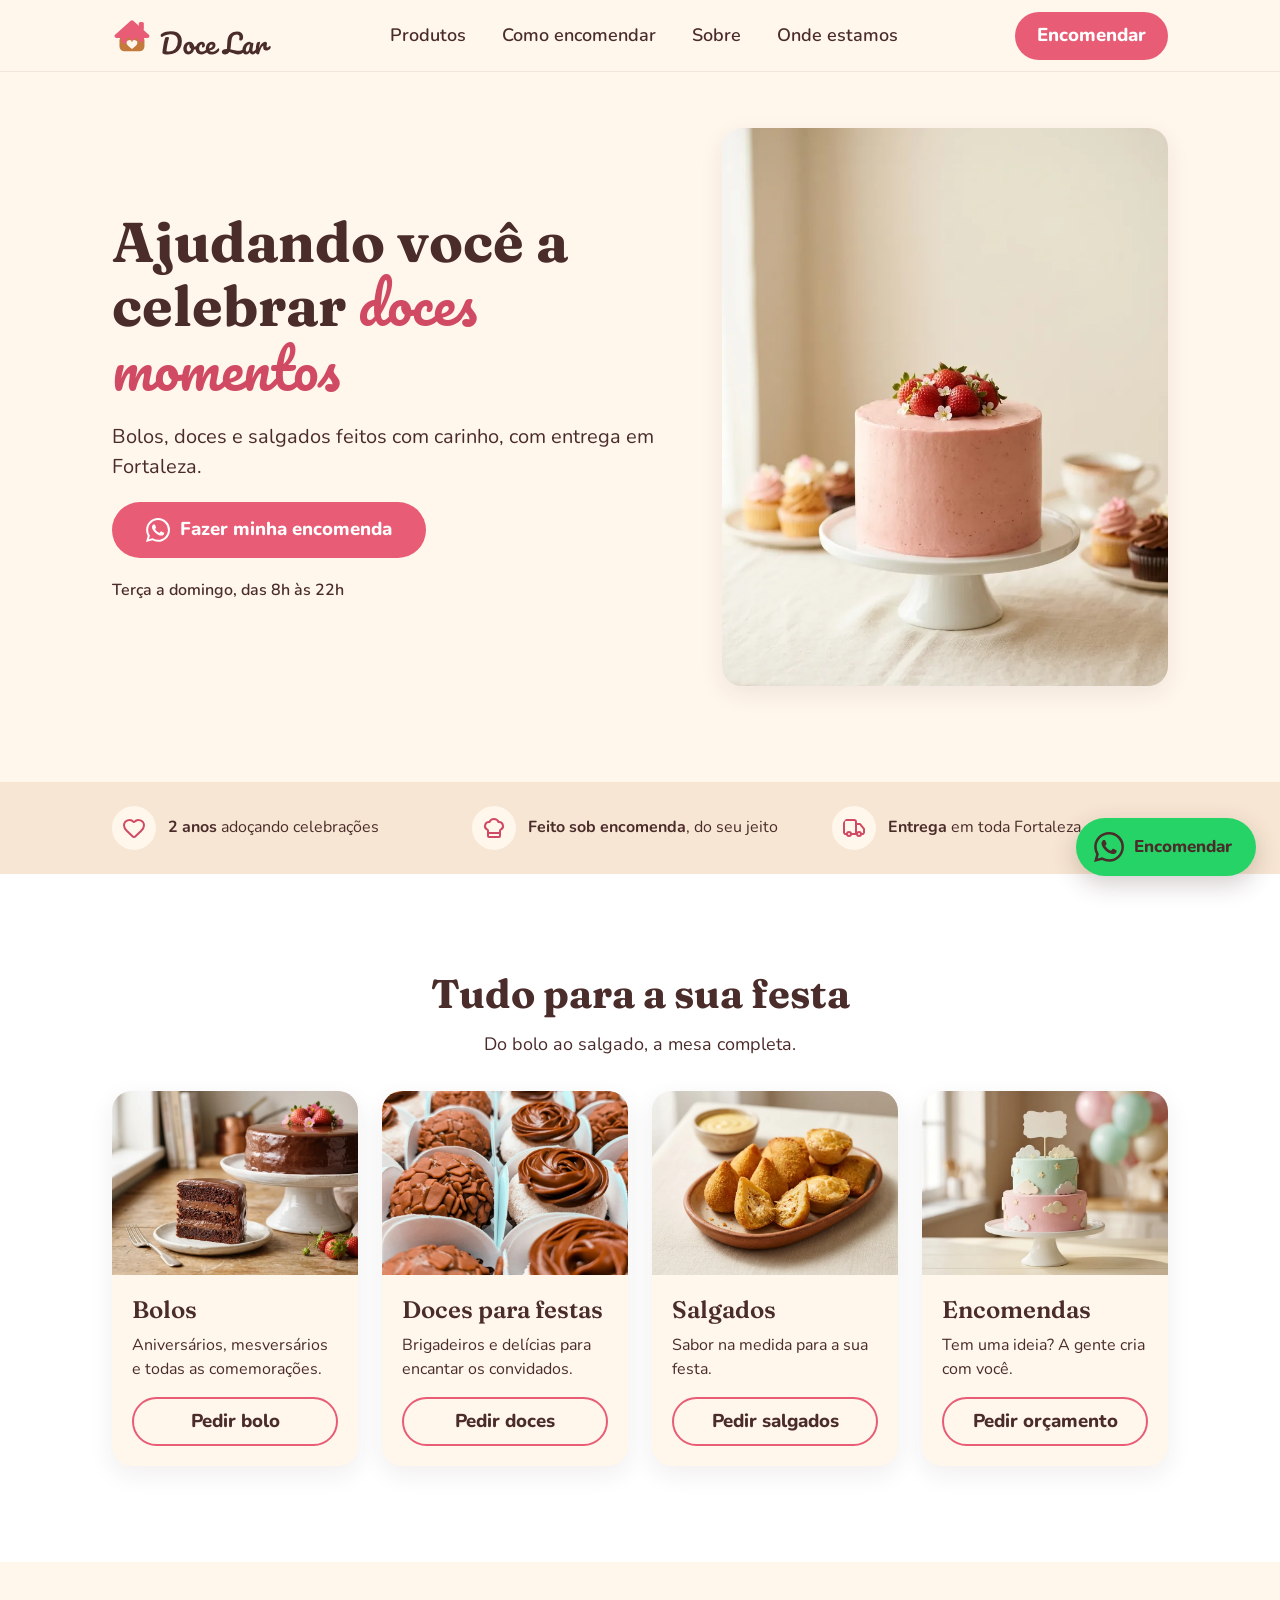
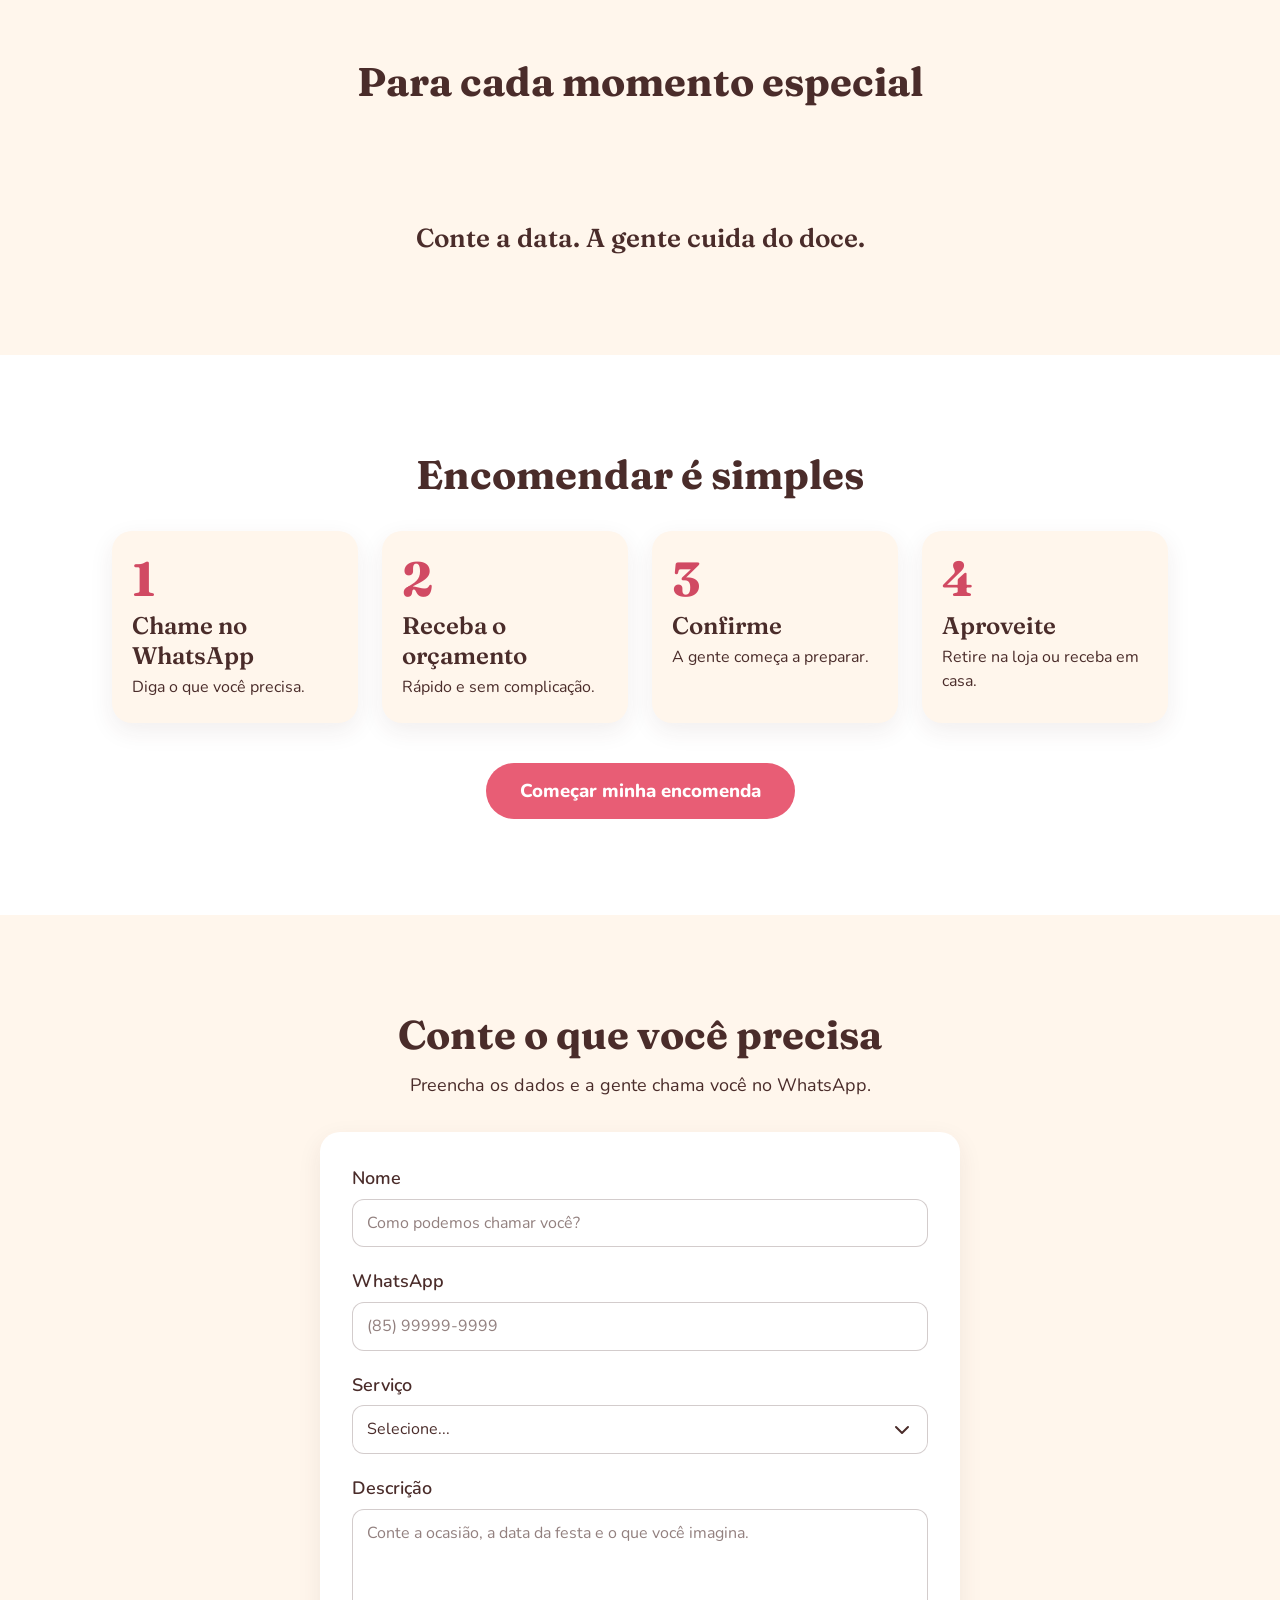
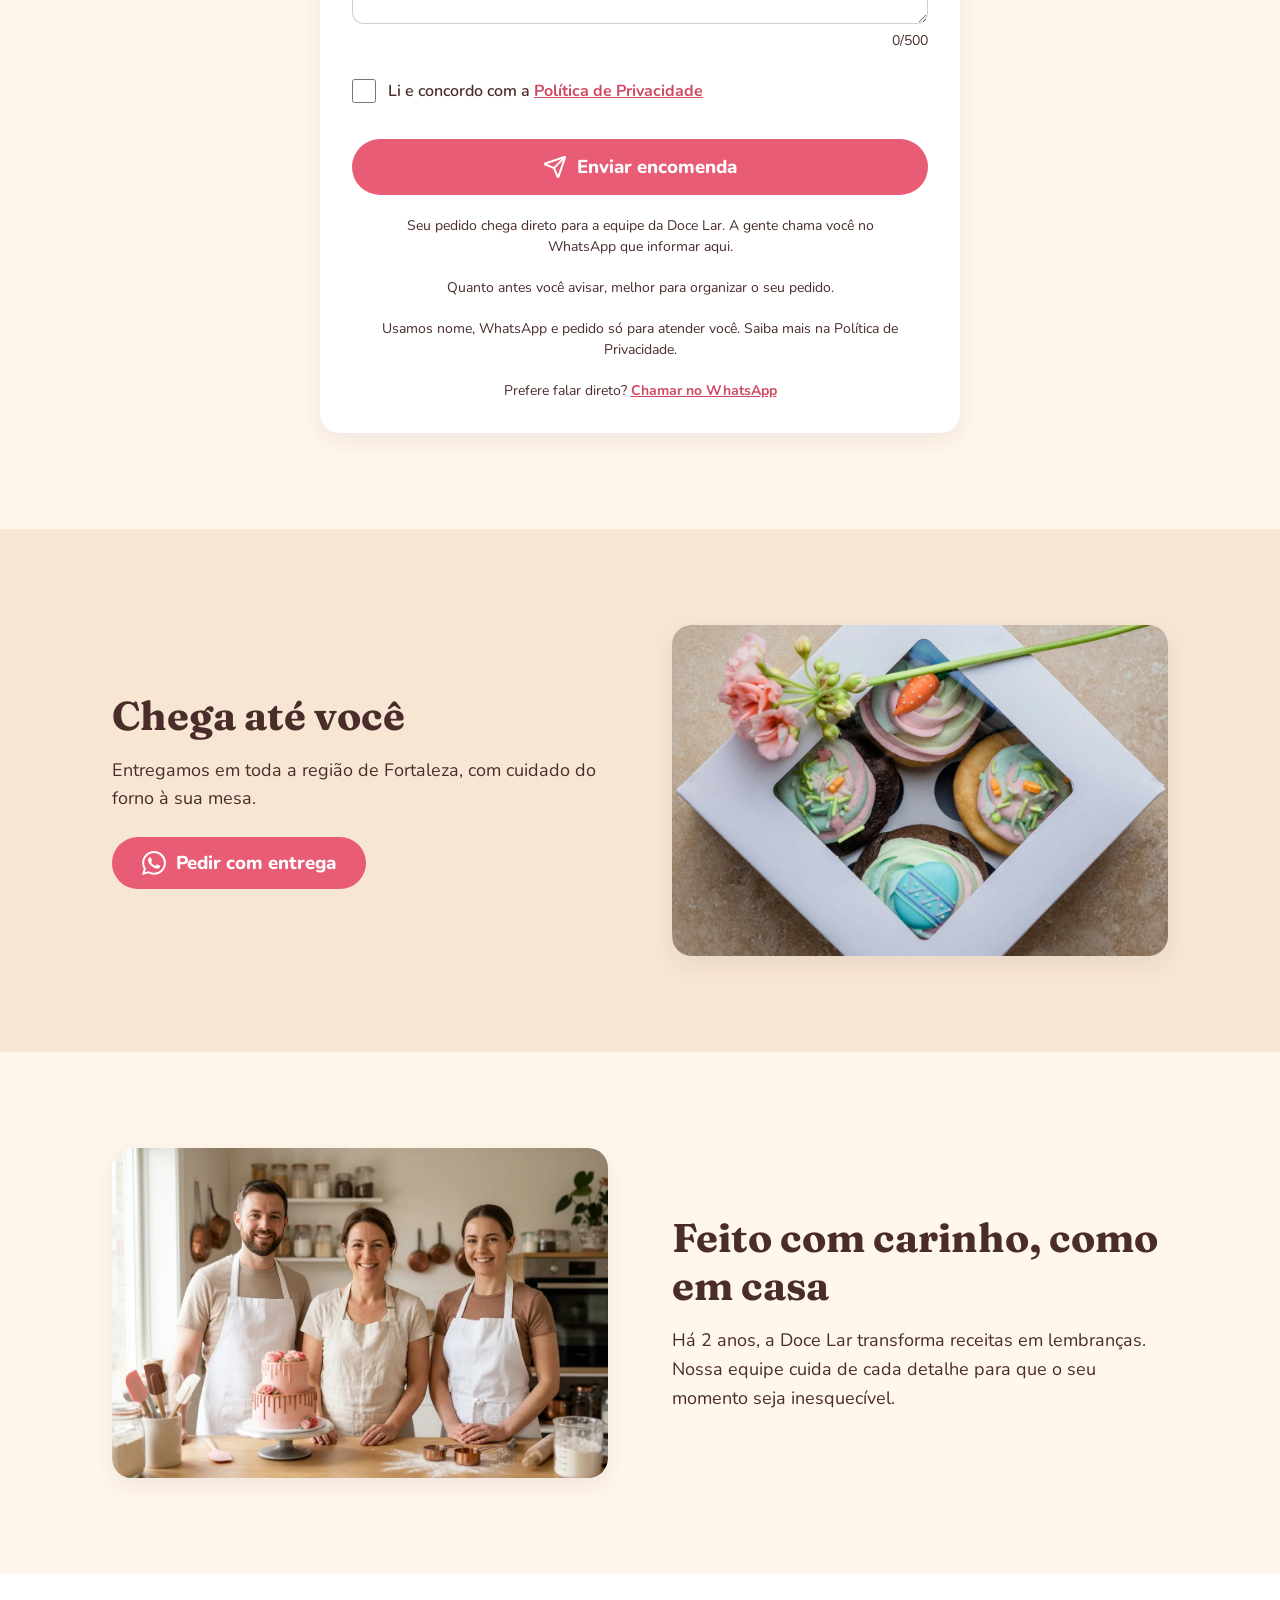
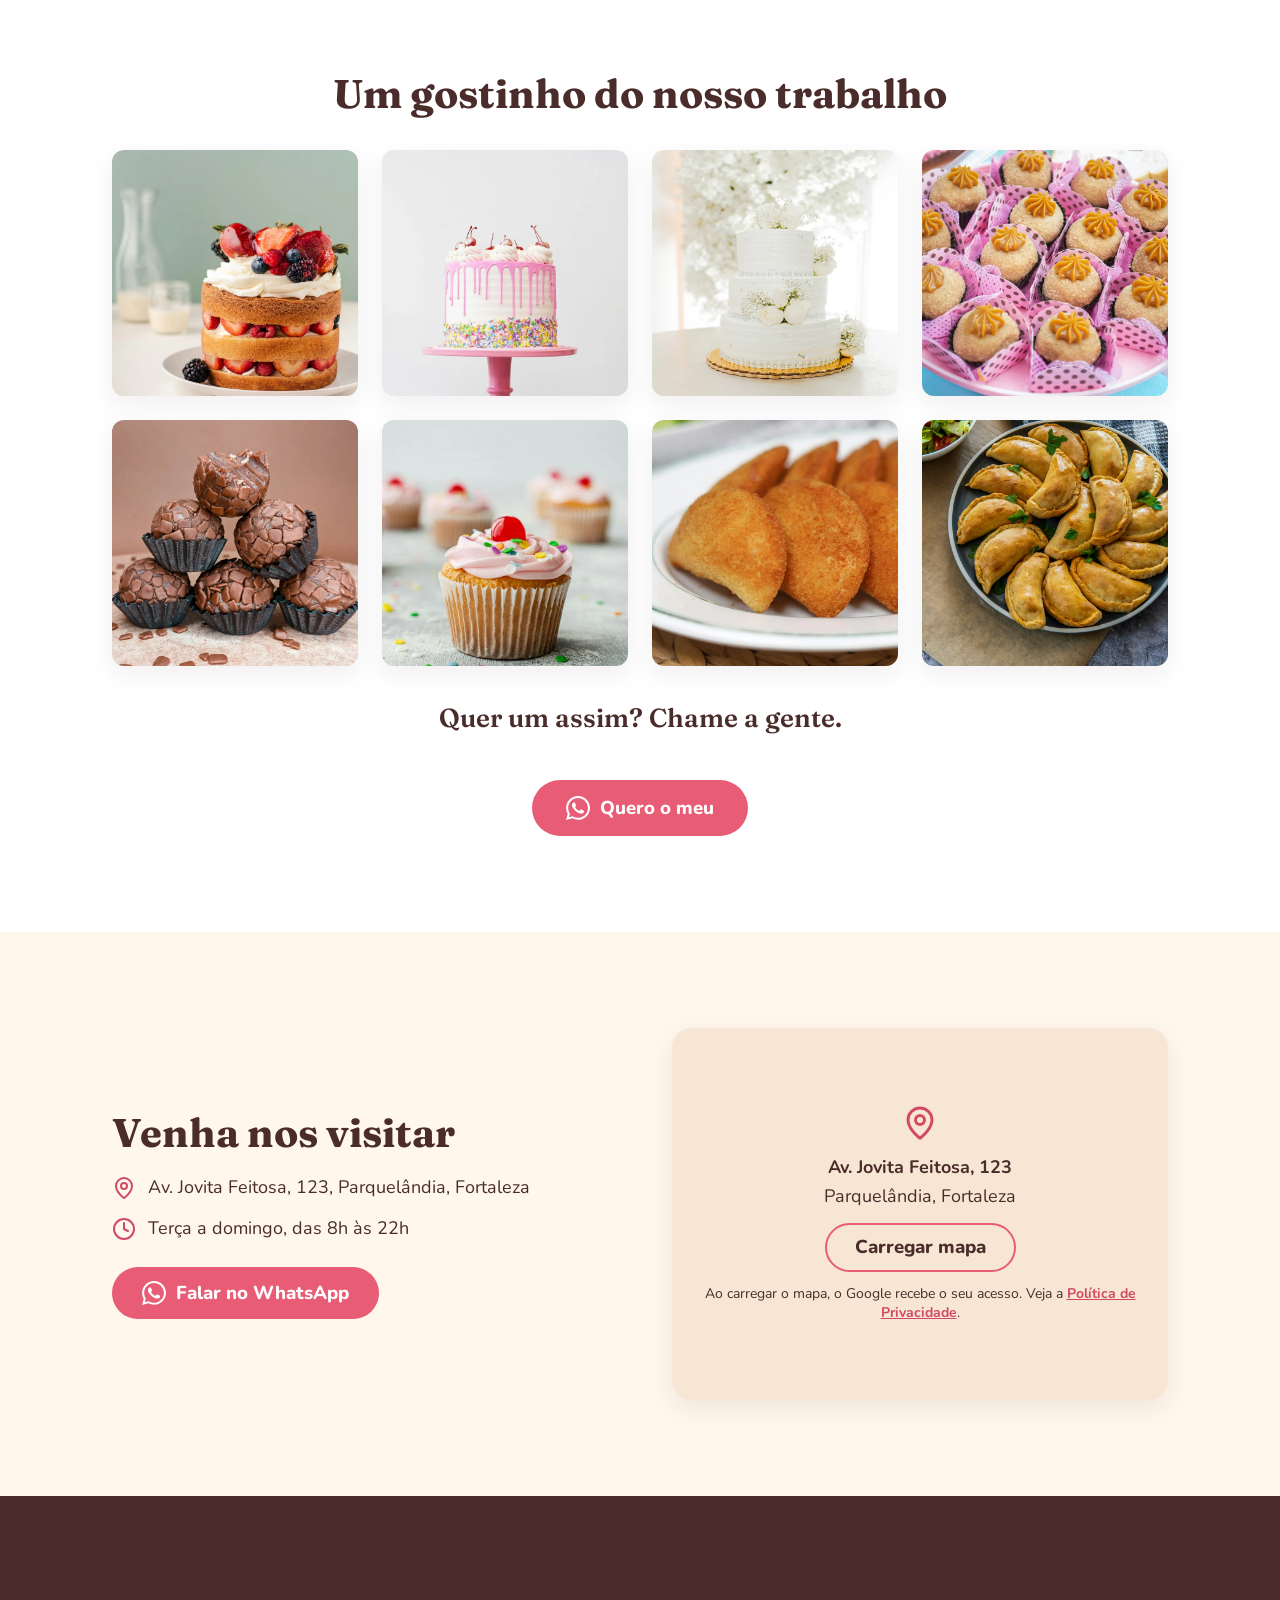
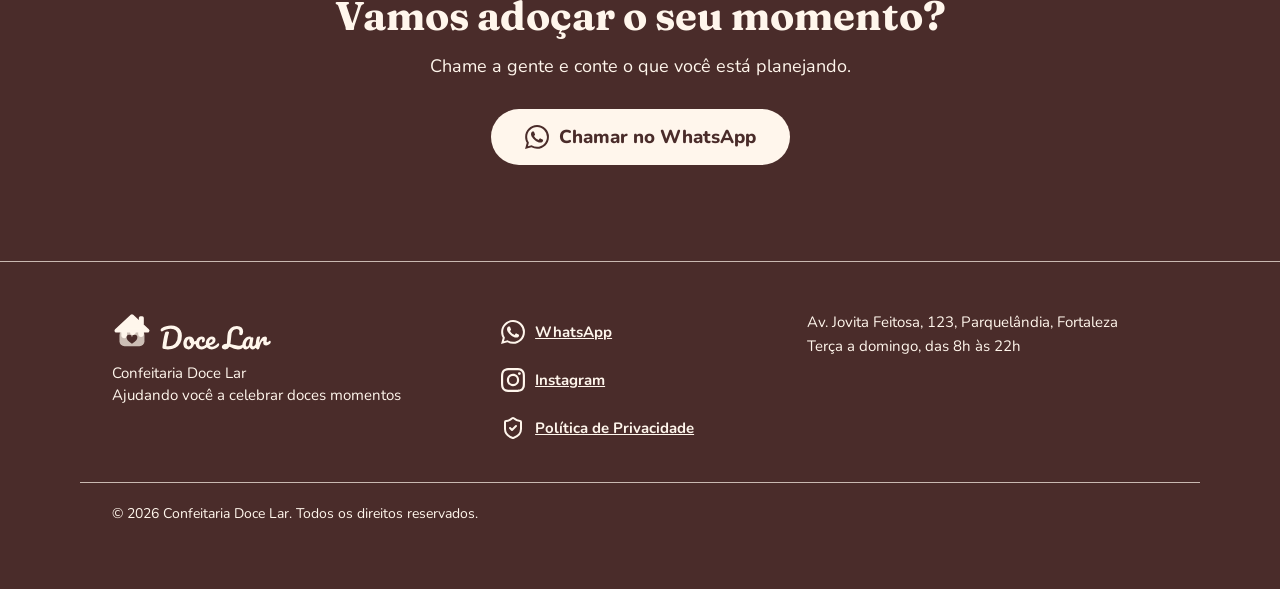
<file: site/index.html>
<!DOCTYPE html>
<html lang="pt-BR">
<head>
  <meta charset="utf-8">
  <meta name="viewport" content="width=device-width, initial-scale=1">
  <title>Confeitaria em Fortaleza | Bolos, doces e salgados | Doce Lar</title>
  <meta name="description" content="Bolos, doces e salgados para a sua festa em Fortaleza. Encomende pelo WhatsApp, retire na Parquelândia ou receba em casa.">
  <meta name="theme-color" content="#FFF6EC">

  <meta property="og:type" content="website">
  <meta property="og:locale" content="pt_BR">
  <meta property="og:site_name" content="Confeitaria Doce Lar">
  <meta property="og:title" content="Doce Lar | Ajudando você a celebrar doces momentos">
  <meta property="og:description" content="Bolos, doces e salgados para a sua festa em Fortaleza. Encomende pelo WhatsApp.">
  <!-- Ao publicar, trocar "img/og-image.jpg" pela URL absoluta (https://SEU-DOMINIO/img/og-image.jpg) -->
  <meta property="og:image" content="img/og-image.jpg">
  <meta property="og:image:width" content="1200">
  <meta property="og:image:height" content="630">
  <meta property="og:image:alt" content="Bolo rosa com cobertura escorrendo e cerejas no topo">
  <meta name="twitter:card" content="summary_large_image">

  <link rel="icon" href="img/favicon.svg" type="image/svg+xml">
  <link rel="apple-touch-icon" href="img/favicon.png">

  <link rel="preload" href="fonts/nunito-latin-400-normal.woff2" as="font" type="font/woff2" crossorigin>
  <link rel="preload" href="fonts/fraunces-latin-700-normal.woff2" as="font" type="font/woff2" crossorigin>
  <link rel="preload" href="img/hero.webp" as="image" type="image/webp" fetchpriority="high">
  <link rel="stylesheet" href="css/style.css">
  <script src="js/main.js" defer></script>
</head>
<body>

<svg width="0" height="0" style="position:absolute" aria-hidden="true" focusable="false">
  <symbol id="i-menu" viewBox="0 0 24 24"><path d="M4 5h16" /><path d="M4 12h16" /><path d="M4 19h16" /></symbol>
  <symbol id="i-x" viewBox="0 0 24 24"><path d="M18 6 6 18" /><path d="m6 6 12 12" /></symbol>
  <symbol id="i-clock" viewBox="0 0 24 24"><circle cx="12" cy="12" r="10" /><path d="M12 6v6l4 2" /></symbol>
  <symbol id="i-map-pin" viewBox="0 0 24 24"><path d="M20 10c0 4.993-5.539 10.193-7.399 11.799a1 1 0 0 1-1.202 0C9.539 20.193 4 14.993 4 10a8 8 0 0 1 16 0" /><circle cx="12" cy="10" r="3" /></symbol>
  <symbol id="i-heart" viewBox="0 0 24 24"><path d="M2 9.5a5.5 5.5 0 0 1 9.591-3.676.56.56 0 0 0 .818 0A5.49 5.49 0 0 1 22 9.5c0 2.29-1.5 4-3 5.5l-5.492 5.313a2 2 0 0 1-3 .019L5 15c-1.5-1.5-3-3.2-3-5.5" /></symbol>
  <symbol id="i-chef-hat" viewBox="0 0 24 24"><path d="M17 21a1 1 0 0 0 1-1v-5.35c0-.457.316-.844.727-1.041a4 4 0 0 0-2.134-7.589 5 5 0 0 0-9.186 0 4 4 0 0 0-2.134 7.588c.411.198.727.585.727 1.041V20a1 1 0 0 0 1 1Z" /><path d="M6 17h12" /></symbol>
  <symbol id="i-truck" viewBox="0 0 24 24"><path d="M14 18V6a2 2 0 0 0-2-2H4a2 2 0 0 0-2 2v11a1 1 0 0 0 1 1h2" /><path d="M15 18H9" /><path d="M19 18h2a1 1 0 0 0 1-1v-3.65a1 1 0 0 0-.22-.624l-3.48-4.35A1 1 0 0 0 17.52 8H14" /><circle cx="17" cy="18" r="2" /><circle cx="7" cy="18" r="2" /></symbol>
  <symbol id="i-cake" viewBox="0 0 24 24"><path d="M20 21v-8a2 2 0 0 0-2-2H6a2 2 0 0 0-2 2v8" /><path d="M4 16s.5-1 2-1 2.5 2 4 2 2.5-2 4-2 2.5 2 4 2 2-1 2-1" /><path d="M2 21h20" /><path d="M7 8v3" /><path d="M12 8v3" /><path d="M17 8v3" /><path d="M7 4h.01" /><path d="M12 4h.01" /><path d="M17 4h.01" /></symbol>
  <symbol id="i-calendar-heart" viewBox="0 0 24 24"><path d="M12.127 21H5a2 2 0 01-2-2V5a2 2 0 012-2h14a2 2 0 012 2v5.125" /><path d="M14.62 17.8A2.25 2.25 0 1118 14.836a2.25 2.25 0 113.38 2.966l-2.626 2.856a.998.998 0 01-1.507 0z" /><path d="M16 2v3" /><path d="M3 9h18" /><path d="M8 2v3" /></symbol>
  <symbol id="i-heart-handshake" viewBox="0 0 24 24"><path d="M19.414 14.414C21 12.828 22 11.5 22 9.5a5.5 5.5 0 0 0-9.591-3.676.6.6 0 0 1-.818.001A5.5 5.5 0 0 0 2 9.5c0 2.3 1.5 4 3 5.5l5.535 5.362a2 2 0 0 0 2.879.052 2.12 2.12 0 0 0-.004-3 2.124 2.124 0 1 0 3-3 2.124 2.124 0 0 0 3.004 0 2 2 0 0 0 0-2.828l-1.881-1.882a2.41 2.41 0 0 0-3.409 0l-1.71 1.71a2 2 0 0 1-2.828 0 2 2 0 0 1 0-2.828l2.823-2.762" /></symbol>
  <symbol id="i-users" viewBox="0 0 24 24"><path d="M16 21v-2a4 4 0 0 0-4-4H6a4 4 0 0 0-4 4v2" /><path d="M16 3.128a4 4 0 0 1 0 7.744" /><path d="M22 21v-2a4 4 0 0 0-3-3.87" /><circle cx="9" cy="7" r="4" /></symbol>
  <symbol id="i-party-popper" viewBox="0 0 24 24"><path d="M5.8 11.3 2 22l10.7-3.79" /><path d="M4 3h.01" /><path d="M22 8h.01" /><path d="M15 2h.01" /><path d="M22 20h.01" /><path d="m22 2-2.24.75a2.9 2.9 0 0 0-1.96 3.12c.1.86-.57 1.63-1.45 1.63h-.38c-.86 0-1.6.6-1.76 1.44L14 10" /><path d="m22 13-.82-.33c-.86-.34-1.82.2-1.98 1.11c-.11.7-.72 1.22-1.43 1.22H17" /><path d="m11 2 .33.82c.34.86-.2 1.82-1.11 1.98C9.52 4.9 9 5.52 9 6.23V7" /><path d="M11 13c1.93 1.93 2.83 4.17 2 5-.83.83-3.07-.07-5-2-1.93-1.93-2.83-4.17-2-5 .83-.83 3.07.07 5 2Z" /></symbol>
  <symbol id="i-chevron-down" viewBox="0 0 24 24"><path d="m6 9 6 6 6-6" /></symbol>
  <symbol id="i-circle-alert" viewBox="0 0 24 24"><circle cx="12" cy="12" r="10" /><path d="M12 8v4" /><path d="M12 16h.01" /></symbol>
  <symbol id="i-shield-check" viewBox="0 0 24 24"><path d="M20 13c0 5-3.5 7.5-7.66 8.95a1 1 0 0 1-.67-.01C7.5 20.5 4 18 4 13V6a1 1 0 0 1 1-1c2 0 4.5-1.2 6.24-2.72a1.17 1.17 0 0 1 1.52 0C14.51 3.81 17 5 19 5a1 1 0 0 1 1 1z" /><path d="m9 12 2 2 4-4" /></symbol>
  <symbol id="i-send" viewBox="0 0 24 24"><path d="M14.536 21.686a.5.5 0 0 0 .937-.024l6.5-19a.496.496 0 0 0-.635-.635l-19 6.5a.5.5 0 0 0-.024.937l7.93 3.18a2 2 0 0 1 1.112 1.11z" /><path d="m21.854 2.147-10.94 10.939" /></symbol>
  <symbol id="i-circle-check" viewBox="0 0 24 24"><circle cx="12" cy="12" r="10" /><path d="m9 12 2 2 4-4" /></symbol>
  <symbol id="i-whatsapp" viewBox="0 0 24 24"><path d="M17.472 14.382c-.297-.149-1.758-.867-2.03-.967-.273-.099-.471-.148-.67.15-.197.297-.767.966-.94 1.164-.173.199-.347.223-.644.075-.297-.15-1.255-.463-2.39-1.475-.883-.788-1.48-1.761-1.653-2.059-.173-.297-.018-.458.13-.606.134-.133.298-.347.446-.52.149-.174.198-.298.298-.497.099-.198.05-.371-.025-.52-.075-.149-.669-1.612-.916-2.207-.242-.579-.487-.5-.669-.51-.173-.008-.371-.01-.57-.01-.198 0-.52.074-.792.372-.272.297-1.04 1.016-1.04 2.479 0 1.462 1.065 2.875 1.213 3.074.149.198 2.096 3.2 5.077 4.487.709.306 1.262.489 1.694.625.712.227 1.36.195 1.871.118.571-.085 1.758-.719 2.006-1.413.248-.694.248-1.289.173-1.413-.074-.124-.272-.198-.57-.347m-5.421 7.403h-.004a9.87 9.87 0 01-5.031-1.378l-.361-.214-3.741.982.998-3.648-.235-.374a9.86 9.86 0 01-1.51-5.26c.001-5.45 4.436-9.884 9.888-9.884 2.64 0 5.122 1.03 6.988 2.898a9.825 9.825 0 012.893 6.994c-.003 5.45-4.437 9.884-9.885 9.884m8.413-18.297A11.815 11.815 0 0012.05 0C5.495 0 .16 5.335.157 11.892c0 2.096.547 4.142 1.588 5.945L.057 24l6.305-1.654a11.882 11.882 0 005.683 1.448h.005c6.554 0 11.89-5.335 11.893-11.893a11.821 11.821 0 00-3.48-8.413Z"/></symbol>
  <symbol id="i-instagram" viewBox="0 0 24 24"><path d="M7.0301.084c-1.2768.0602-2.1487.264-2.911.5634-.7888.3075-1.4575.72-2.1228 1.3877-.6652.6677-1.075 1.3368-1.3802 2.127-.2954.7638-.4956 1.6365-.552 2.914-.0564 1.2775-.0689 1.6882-.0626 4.947.0062 3.2586.0206 3.6671.0825 4.9473.061 1.2765.264 2.1482.5635 2.9107.308.7889.72 1.4573 1.388 2.1228.6679.6655 1.3365 1.0743 2.1285 1.38.7632.295 1.6361.4961 2.9134.552 1.2773.056 1.6884.069 4.9462.0627 3.2578-.0062 3.668-.0207 4.9478-.0814 1.28-.0607 2.147-.2652 2.9098-.5633.7889-.3086 1.4578-.72 2.1228-1.3881.665-.6682 1.0745-1.3378 1.3795-2.1284.2957-.7632.4966-1.636.552-2.9124.056-1.2809.0692-1.6898.063-4.948-.0063-3.2583-.021-3.6668-.0817-4.9465-.0607-1.2797-.264-2.1487-.5633-2.9117-.3084-.7889-.72-1.4568-1.3876-2.1228C21.2982 1.33 20.628.9208 19.8378.6165 19.074.321 18.2017.1197 16.9244.0645 15.6471.0093 15.236-.005 11.977.0014 8.718.0076 8.31.0215 7.0301.0839m.1402 21.6932c-1.17-.0509-1.8053-.2453-2.2287-.408-.5606-.216-.96-.4771-1.3819-.895-.422-.4178-.6811-.8186-.9-1.378-.1644-.4234-.3624-1.058-.4171-2.228-.0595-1.2645-.072-1.6442-.079-4.848-.007-3.2037.0053-3.583.0607-4.848.05-1.169.2456-1.805.408-2.2282.216-.5613.4762-.96.895-1.3816.4188-.4217.8184-.6814 1.3783-.9003.423-.1651 1.0575-.3614 2.227-.4171 1.2655-.06 1.6447-.072 4.848-.079 3.2033-.007 3.5835.005 4.8495.0608 1.169.0508 1.8053.2445 2.228.408.5608.216.96.4754 1.3816.895.4217.4194.6816.8176.9005 1.3787.1653.4217.3617 1.056.4169 2.2263.0602 1.2655.0739 1.645.0796 4.848.0058 3.203-.0055 3.5834-.061 4.848-.051 1.17-.245 1.8055-.408 2.2294-.216.5604-.4763.96-.8954 1.3814-.419.4215-.8181.6811-1.3783.9-.4224.1649-1.0577.3617-2.2262.4174-1.2656.0595-1.6448.072-4.8493.079-3.2045.007-3.5825-.006-4.848-.0608M16.953 5.5864A1.44 1.44 0 1 0 18.39 4.144a1.44 1.44 0 0 0-1.437 1.4424M5.8385 12.012c.0067 3.4032 2.7706 6.1557 6.173 6.1493 3.4026-.0065 6.157-2.7701 6.1506-6.1733-.0065-3.4032-2.771-6.1565-6.174-6.1498-3.403.0067-6.156 2.771-6.1496 6.1738M8 12.0077a4 4 0 1 1 4.008 3.9921A3.9996 3.9996 0 0 1 8 12.0077"/></symbol>
</svg>

<a class="pular" href="#conteudo">Pular para o conteúdo</a>

<header class="topo" id="topo">
  <div class="container topo__linha">
    <a class="topo__logo" href="#topo" aria-label="Doce Lar, início">
      <img src="img/logo.svg" alt="Doce Lar" width="161" height="40">
    </a>
    <nav class="menu" id="menu" aria-label="Principal">
      <ul class="menu__lista">
        <li><a href="#produtos">Produtos</a></li>
        <li><a href="#como-encomendar">Como encomendar</a></li>
        <li><a href="#sobre">Sobre</a></li>
        <li><a href="#onde-estamos">Onde estamos</a></li>
      </ul>
    </nav>
    <a class="btn btn--primario btn--topo" href="https://wa.me/5585992136722?text=Ol%C3%A1%21%20Gostaria%20de%20fazer%20uma%20encomenda." data-wa="geral">Encomendar</a>
    <button class="topo__burger" type="button" aria-label="Abrir menu" aria-expanded="false" aria-controls="menu">
      <svg class="ic ic--abrir" aria-hidden="true"><use href="#i-menu"/></svg>
      <svg class="ic ic--fechar" aria-hidden="true"><use href="#i-x"/></svg>
    </button>
  </div>
</header>

<main id="conteudo">

  <!-- 2. Hero -->
  <section class="hero secao secao--creme" aria-labelledby="hero-titulo">
    <div class="container hero__grade">
      <div class="hero__texto">
        <h1 id="hero-titulo">Ajudando você a celebrar <span class="destaque">doces momentos</span></h1>
        <p class="lead">Bolos, doces e salgados feitos com carinho, com entrega em Fortaleza.</p>
        <a class="btn btn--primario btn--grande" href="https://wa.me/5585992136722?text=Ol%C3%A1%21%20Gostaria%20de%20fazer%20uma%20encomenda." data-wa="geral">
          <svg class="ic ic--marca" aria-hidden="true"><use href="#i-whatsapp"/></svg>Fazer minha encomenda
        </a>
        <p class="apoio">Terça a domingo, das 8h às 22h</p>
      </div>
      <div class="hero__imagem">
        <img src="img/hero.webp" width="800" height="1000" fetchpriority="high"
             alt="Bolo rosa decorado com morangos sobre um suporte branco, ao lado de cupcakes e uma xícara, em mesa com luz natural">
      </div>
    </div>
  </section>

  <!-- 3. Faixa de confiança -->
  <section class="confianca" aria-label="Por que a Doce Lar">
    <div class="container">
      <ul class="confianca__lista">
        <li><svg class="ic" aria-hidden="true"><use href="#i-heart"/></svg><span><strong>2 anos</strong> adoçando celebrações</span></li>
        <li><svg class="ic" aria-hidden="true"><use href="#i-chef-hat"/></svg><span><strong>Feito sob encomenda</strong>, do seu jeito</span></li>
        <li><svg class="ic" aria-hidden="true"><use href="#i-truck"/></svg><span><strong>Entrega</strong> em toda Fortaleza</span></li>
      </ul>
    </div>
  </section>

  <!-- 4. Produtos -->
  <section class="secao secao--branco" id="produtos" aria-labelledby="produtos-titulo">
    <div class="container">
      <header class="secao__cab reveal">
        <h2 id="produtos-titulo">Tudo para a sua festa</h2>
        <p>Do bolo ao salgado, a mesa completa.</p>
      </header>
      <div class="cards">
        <article class="card reveal">
          <div class="card__img"><img src="img/card_bolo.webp" width="800" height="600" loading="lazy"
            alt="Fatia de bolo de chocolate com recheio em camadas e, ao fundo, bolo inteiro com morangos"></div>
          <div class="card__corpo">
            <h3>Bolos</h3>
            <p>Aniversários, mesversários e todas as comemorações.</p>
            <a class="btn btn--secundario" href="https://wa.me/5585992136722?text=Ol%C3%A1%21%20Gostaria%20de%20encomendar%20um%20bolo." data-wa="bolo">Pedir bolo</a>
          </div>
        </article>
        <article class="card reveal">
          <div class="card__img"><img src="img/card_doces.webp" width="800" height="600" loading="lazy" alt="Brigadeiros de chocolate e de outros sabores em forminhas brancas, vistos de perto"></div>
          <div class="card__corpo">
            <h3>Doces para festas</h3>
            <p>Brigadeiros e delícias para encantar os convidados.</p>
            <a class="btn btn--secundario" href="https://wa.me/5585992136722?text=Ol%C3%A1%21%20Gostaria%20de%20encomendar%20doces%20para%20uma%20festa." data-wa="doces">Pedir doces</a>
          </div>
        </article>
        <article class="card reveal">
          <div class="card__img"><img src="img/card_salgados.webp" width="800" height="600" loading="lazy"
            alt="Travessa com coxinhas douradas, uma delas partida ao meio, e um potinho de molho"></div>
          <div class="card__corpo">
            <h3>Salgados</h3>
            <p>Sabor na medida para a sua festa.</p>
            <a class="btn btn--secundario" href="https://wa.me/5585992136722?text=Ol%C3%A1%21%20Gostaria%20de%20encomendar%20salgados." data-wa="salgados">Pedir salgados</a>
          </div>
        </article>
        <article class="card reveal">
          <div class="card__img"><img src="img/card_encomendas.webp" width="800" height="600" loading="lazy"
            alt="Bolo de dois andares nas cores rosa e menta, com nuvens de açúcar e plaquinha em branco, ao lado de balões"></div>
          <div class="card__corpo">
            <h3>Encomendas</h3>
            <p>Tem uma ideia? A gente cria com você.</p>
            <a class="btn btn--secundario" href="https://wa.me/5585992136722?text=Ol%C3%A1%21%20Gostaria%20de%20um%20or%C3%A7amento%20para%20uma%20encomenda." data-wa="encomenda">Pedir orçamento</a>
          </div>
        </article>
      </div>
    </div>
  </section>

  <!-- 5. Ocasiões -->
  <section class="secao secao--creme" aria-labelledby="ocasioes-titulo">
    <div class="container centro">
      <h2 id="ocasioes-titulo" class="reveal">Para cada momento especial</h2>
      <ul class="chips reveal">
        <li><svg class="ic" aria-hidden="true"><use href="#i-cake"/></svg>Aniversários</li>
        <li><svg class="ic" aria-hidden="true"><use href="#i-calendar-heart"/></svg>Mesversários</li>
        <li><svg class="ic" aria-hidden="true"><use href="#i-heart-handshake"/></svg>Casamentos</li>
        <li><svg class="ic" aria-hidden="true"><use href="#i-users"/></svg>Festas em família</li>
        <li><svg class="ic" aria-hidden="true"><use href="#i-party-popper"/></svg>Outras celebrações</li>
      </ul>
      <p class="frase reveal">Conte a data. A gente cuida do doce.</p>
    </div>
  </section>

  <!-- 6. Como encomendar -->
  <section class="secao secao--branco" id="como-encomendar" aria-labelledby="como-titulo">
    <div class="container">
      <header class="secao__cab reveal">
        <h2 id="como-titulo">Encomendar é simples</h2>
      </header>
      <ol class="passos">
        <li class="passo reveal"><span class="passo__num" aria-hidden="true">1</span><h3>Chame no WhatsApp</h3><p>Diga o que você precisa.</p></li>
        <li class="passo reveal"><span class="passo__num" aria-hidden="true">2</span><h3>Receba o orçamento</h3><p>Rápido e sem complicação.</p></li>
        <li class="passo reveal"><span class="passo__num" aria-hidden="true">3</span><h3>Confirme</h3><p>A gente começa a preparar.</p></li>
        <li class="passo reveal"><span class="passo__num" aria-hidden="true">4</span><h3>Aproveite</h3><p>Retire na loja ou receba em casa.</p></li>
      </ol>
      <p class="acao reveal">
        <a class="btn btn--primario btn--grande" href="#encomenda">Começar minha encomenda</a>
      </p>
    </div>
  </section>

  <!-- 6b. Formulário de encomenda (sem backend: termina em link wa.me) -->
  <section class="secao secao--creme" id="encomenda" aria-labelledby="encomenda-titulo">
    <div class="container">
      <header class="secao__cab reveal">
        <h2 id="encomenda-titulo">Conte o que você precisa</h2>
        <p>Preencha os dados e a gente chama você no WhatsApp.</p>
      </header>
      <form class="form reveal" id="form-encomenda" novalidate>
        <div class="isca" aria-hidden="true"><label>Deixe em branco <input type="text" name="site" tabindex="-1" autocomplete="off"></label></div>
        <div class="campo">
          <label for="f-nome">Nome</label>
          <input type="text" id="f-nome" name="nome" autocomplete="name" maxlength="60" required aria-describedby="f-nome-erro" placeholder="Como podemos chamar você?">
          <p class="campo__erro" id="f-nome-erro" aria-live="polite"><svg class="ic" aria-hidden="true"><use href="#i-circle-alert"/></svg><span></span></p>
        </div>
        <div class="campo">
          <label for="f-whatsapp">WhatsApp</label>
          <input type="tel" id="f-whatsapp" name="whatsapp" autocomplete="tel" inputmode="tel" required aria-describedby="f-whatsapp-erro" placeholder="(85) 99999-9999">
          <p class="campo__erro" id="f-whatsapp-erro" aria-live="polite"><svg class="ic" aria-hidden="true"><use href="#i-circle-alert"/></svg><span></span></p>
        </div>
        <div class="campo">
          <label for="f-servico">Serviço</label>
          <div class="campo__select">
            <select id="f-servico" name="servico" required aria-describedby="f-servico-erro">
              <option value="">Selecione...</option>
              <option>Bolos</option>
              <option>Doces para festas</option>
              <option>Salgados</option>
              <option>Encomendas personalizadas</option>
            </select>
            <svg class="ic" aria-hidden="true"><use href="#i-chevron-down"/></svg>
          </div>
          <p class="campo__erro" id="f-servico-erro" aria-live="polite"><svg class="ic" aria-hidden="true"><use href="#i-circle-alert"/></svg><span></span></p>
        </div>
        <div class="campo">
          <label for="f-descricao">Descrição</label>
          <textarea id="f-descricao" name="descricao" rows="4" maxlength="500" required aria-describedby="f-descricao-erro f-descricao-conta" placeholder="Conte a ocasião, a data da festa e o que você imagina."></textarea>
          <p class="campo__conta" id="f-descricao-conta">0/500</p>
          <p class="campo__erro" id="f-descricao-erro" aria-live="polite"><svg class="ic" aria-hidden="true"><use href="#i-circle-alert"/></svg><span></span></p>
        </div>
        <div class="campo campo--check">
          <label class="check" for="f-consentimento">
            <input type="checkbox" id="f-consentimento" name="consentimento" required aria-describedby="f-consentimento-erro">
            <span>Li e concordo com a <a href="politica-de-privacidade.html" target="_blank" rel="noopener">Política de Privacidade</a></span>
          </label>
          <p class="campo__erro" id="f-consentimento-erro" aria-live="polite"><svg class="ic" aria-hidden="true"><use href="#i-circle-alert"/></svg><span></span></p>
        </div>
        <button class="btn btn--primario btn--grande form__enviar" type="submit">
          <svg class="ic" aria-hidden="true"><use href="#i-send"/></svg><span>Enviar encomenda</span>
        </button>
        <p class="form__aviso" id="form-aviso" role="alert" hidden>Não conseguimos enviar agora. Tente de novo ou <a href="https://wa.me/5585992136722?text=Ol%C3%A1%21%20Gostaria%20de%20fazer%20uma%20encomenda." data-wa="geral">chame a gente no WhatsApp</a>.</p>
        <p class="form__nota">Seu pedido chega direto para a equipe da Doce Lar. A gente chama você no WhatsApp que informar aqui.</p>
        <p class="form__nota">Quanto antes você avisar, melhor para organizar o seu pedido.</p>
        <p class="form__nota">Usamos nome, WhatsApp e pedido só para atender você. Saiba mais na Política de Privacidade.</p>
        <p class="form__nota">Prefere falar direto? <a href="https://wa.me/5585992136722?text=Ol%C3%A1%21%20Gostaria%20de%20fazer%20uma%20encomenda." data-wa="geral">Chamar no WhatsApp</a></p>
      </form>
      <div class="form form--ok" id="form-ok" hidden tabindex="-1" role="status">
        <svg class="ic" aria-hidden="true"><use href="#i-circle-check"/></svg>
        <h3>Recebemos seu pedido</h3>
        <p>A gente chama você no WhatsApp que você informou para continuar a conversa.</p>
        <button class="btn btn--secundario" type="button" id="form-outra">Fazer outra encomenda</button>
      </div>
    </div>
  </section>

  <!-- 7. Delivery -->
  <section class="secao secao--creme-escuro" aria-labelledby="delivery-titulo">
    <div class="container duas-colunas">
      <div class="duas-colunas__texto reveal">
        <h2 id="delivery-titulo">Chega até você</h2>
        <p>Entregamos em toda a região de Fortaleza, com cuidado do forno à sua mesa.</p>
        <a class="btn btn--primario" href="https://wa.me/5585992136722?text=Ol%C3%A1%21%20Gostaria%20de%20fazer%20uma%20encomenda%20com%20entrega." data-wa="delivery">
          <svg class="ic ic--marca" aria-hidden="true"><use href="#i-whatsapp"/></svg>Pedir com entrega
        </a>
      </div>
      <div class="duas-colunas__img reveal"><img class="foto" src="img/delivery.webp" width="1200" height="800" loading="lazy" alt="Caixa de papel branca com quatro cupcakes decorados e flores rosas sobre a tampa"></div>
    </div>
  </section>

  <!-- 8. Sobre -->
  <section class="secao secao--creme" id="sobre" aria-labelledby="sobre-titulo">
    <div class="container duas-colunas duas-colunas--inversa">
      <div class="duas-colunas__texto reveal">
        <h2 id="sobre-titulo">Feito com carinho, como em casa</h2>
        <p>Há 2 anos, a Doce Lar transforma receitas em lembranças. Nossa equipe cuida de cada detalhe para que o seu momento seja inesquecível.</p>
      </div>
      <!-- Imagem provisória (gerada por IA): trocar por foto real da equipe -->
      <div class="duas-colunas__img reveal"><img class="foto" src="img/equipe.webp" width="1200" height="800" loading="lazy"
        alt="Três confeiteiros de avental sorrindo na cozinha da confeitaria, com um bolo rosa sobre a bancada"></div>
    </div>
  </section>

  <!-- 9. Galeria -->
  <section class="secao secao--branco" aria-labelledby="galeria-titulo">
    <div class="container">
      <header class="secao__cab reveal">
        <h2 id="galeria-titulo">Um gostinho do nosso trabalho</h2>
      </header>
      <ul class="galeria">
        <li><img src="img/galeria-1.webp" width="800" height="800" loading="lazy" alt="Bolo de camadas com chantilly, morangos e frutas vermelhas sobre um prato branco"></li>
        <li><img src="img/galeria-2.webp" width="800" height="800" loading="lazy" alt="Bolo branco com cobertura rosa escorrendo, confeitos coloridos e cerejas no topo, sobre suporte rosa"></li>
        <li><img src="img/galeria-3.webp" width="800" height="800" loading="lazy" alt="Bolo de casamento branco de três andares, com flores brancas ao fundo"></li>
        <li><img src="img/galeria-4.webp" width="800" height="800" loading="lazy" alt="Docinhos com cobertura dourada em forminhas rosa de bolinhas, sobre bandeja rosa"></li>
        <li><img src="img/galeria-5.webp" width="800" height="800" loading="lazy" alt="Brigadeiros de chocolate empilhados em forminhas pretas"></li>
        <li><img src="img/galeria-6.webp" width="800" height="800" loading="lazy" alt="Cupcake com cobertura rosa e cereja no topo, com confeitos coloridos ao redor"></li>
        <li><img src="img/galeria-7.webp" width="800" height="800" loading="lazy" alt="Salgados dourados empilhados em um prato branco"></li>
        <li><img src="img/galeria-8.webp" width="800" height="800" loading="lazy" alt="Prato escuro com salgados dourados em formato de meia-lua e folhas verdes"></li>
      </ul>
      <p class="frase reveal">Quer um assim? Chame a gente.</p>
      <p class="acao reveal">
        <a class="btn btn--primario btn--grande" href="https://wa.me/5585992136722?text=Ol%C3%A1%21%20Gostaria%20de%20fazer%20uma%20encomenda." data-wa="geral">
          <svg class="ic ic--marca" aria-hidden="true"><use href="#i-whatsapp"/></svg>Quero o meu
        </a>
      </p>
    </div>
  </section>

  <!-- 10. Onde estamos -->
  <section class="secao secao--creme" id="onde-estamos" aria-labelledby="onde-titulo">
    <div class="container duas-colunas">
      <div class="duas-colunas__texto reveal">
        <h2 id="onde-titulo">Venha nos visitar</h2>
        <ul class="info">
          <li><svg class="ic" aria-hidden="true"><use href="#i-map-pin"/></svg><span>Av. Jovita Feitosa, 123, Parquelândia, Fortaleza</span></li>
          <li><svg class="ic" aria-hidden="true"><use href="#i-clock"/></svg><span>Terça a domingo, das 8h às 22h</span></li>
        </ul>
        <a class="btn btn--primario" href="https://wa.me/5585992136722?text=Ol%C3%A1%21%20Gostaria%20de%20fazer%20uma%20encomenda." data-wa="geral">
          <svg class="ic ic--marca" aria-hidden="true"><use href="#i-whatsapp"/></svg>Falar no WhatsApp
        </a>
      </div>
      <div class="duas-colunas__img reveal">
        <div class="mapa" id="mapa">
          <div class="mapa__cartao">
            <svg class="ic" aria-hidden="true"><use href="#i-map-pin"/></svg>
            <p><strong>Av. Jovita Feitosa, 123</strong><br>Parquelândia, Fortaleza</p>
            <button class="btn btn--secundario mapa__botao" type="button" id="mapa-botao">Carregar mapa</button>
            <p class="mapa__aviso">Ao carregar o mapa, o Google recebe o seu acesso. Veja a <a href="politica-de-privacidade.html">Política de Privacidade</a>.</p>
          </div>
        </div>
      </div>
    </div>
  </section>

  <!-- 11. Chamada final -->
  <section class="chamada" aria-labelledby="chamada-titulo">
    <div class="container centro">
      <h2 id="chamada-titulo">Vamos adoçar o seu momento?</h2>
      <p>Chame a gente e conte o que você está planejando.</p>
      <a class="btn btn--primario btn--grande btn--sobre-escuro" href="https://wa.me/5585992136722?text=Ol%C3%A1%21%20Gostaria%20de%20fazer%20uma%20encomenda." data-wa="geral">
        <svg class="ic ic--marca" aria-hidden="true"><use href="#i-whatsapp"/></svg>Chamar no WhatsApp
      </a>
    </div>
  </section>

</main>

<footer class="rodape">
  <div class="container rodape__grade">
    <div class="rodape__marca">
      <img src="img/logo-claro.svg" alt="Doce Lar" width="161" height="40" loading="lazy">
      <p>Confeitaria Doce Lar<br>Ajudando você a celebrar doces momentos</p>
    </div>
    <ul class="rodape__lista">
      <li><svg class="ic ic--marca" aria-hidden="true"><use href="#i-whatsapp"/></svg><a href="https://wa.me/5585992136722?text=Ol%C3%A1%21%20Gostaria%20de%20fazer%20uma%20encomenda." data-wa="geral">WhatsApp</a></li>
      <li><svg class="ic ic--marca" aria-hidden="true"><use href="#i-instagram"/></svg><a href="https://instagram.com/confeitaria_docelar" data-ig target="_blank" rel="noopener">Instagram</a></li>
      <li><svg class="ic" aria-hidden="true"><use href="#i-shield-check"/></svg><a href="politica-de-privacidade.html">Política de Privacidade</a></li>
    </ul>
    <address class="rodape__end">
      Av. Jovita Feitosa, 123, Parquelândia, Fortaleza<br>
      Terça a domingo, das 8h às 22h
    </address>
  </div>
  <div class="container rodape__direitos">
    <p>© 2026 Confeitaria Doce Lar. Todos os direitos reservados.</p>
  </div>
</footer>

<a class="flutuante" href="https://wa.me/5585992136722?text=Ol%C3%A1%21%20Gostaria%20de%20fazer%20uma%20encomenda." data-wa="geral" aria-label="Encomendar pelo WhatsApp">
  <svg class="ic ic--marca" aria-hidden="true"><use href="#i-whatsapp"/></svg><span class="flutuante__rotulo">Encomendar</span>
</a>

</body>
</html>
</file>
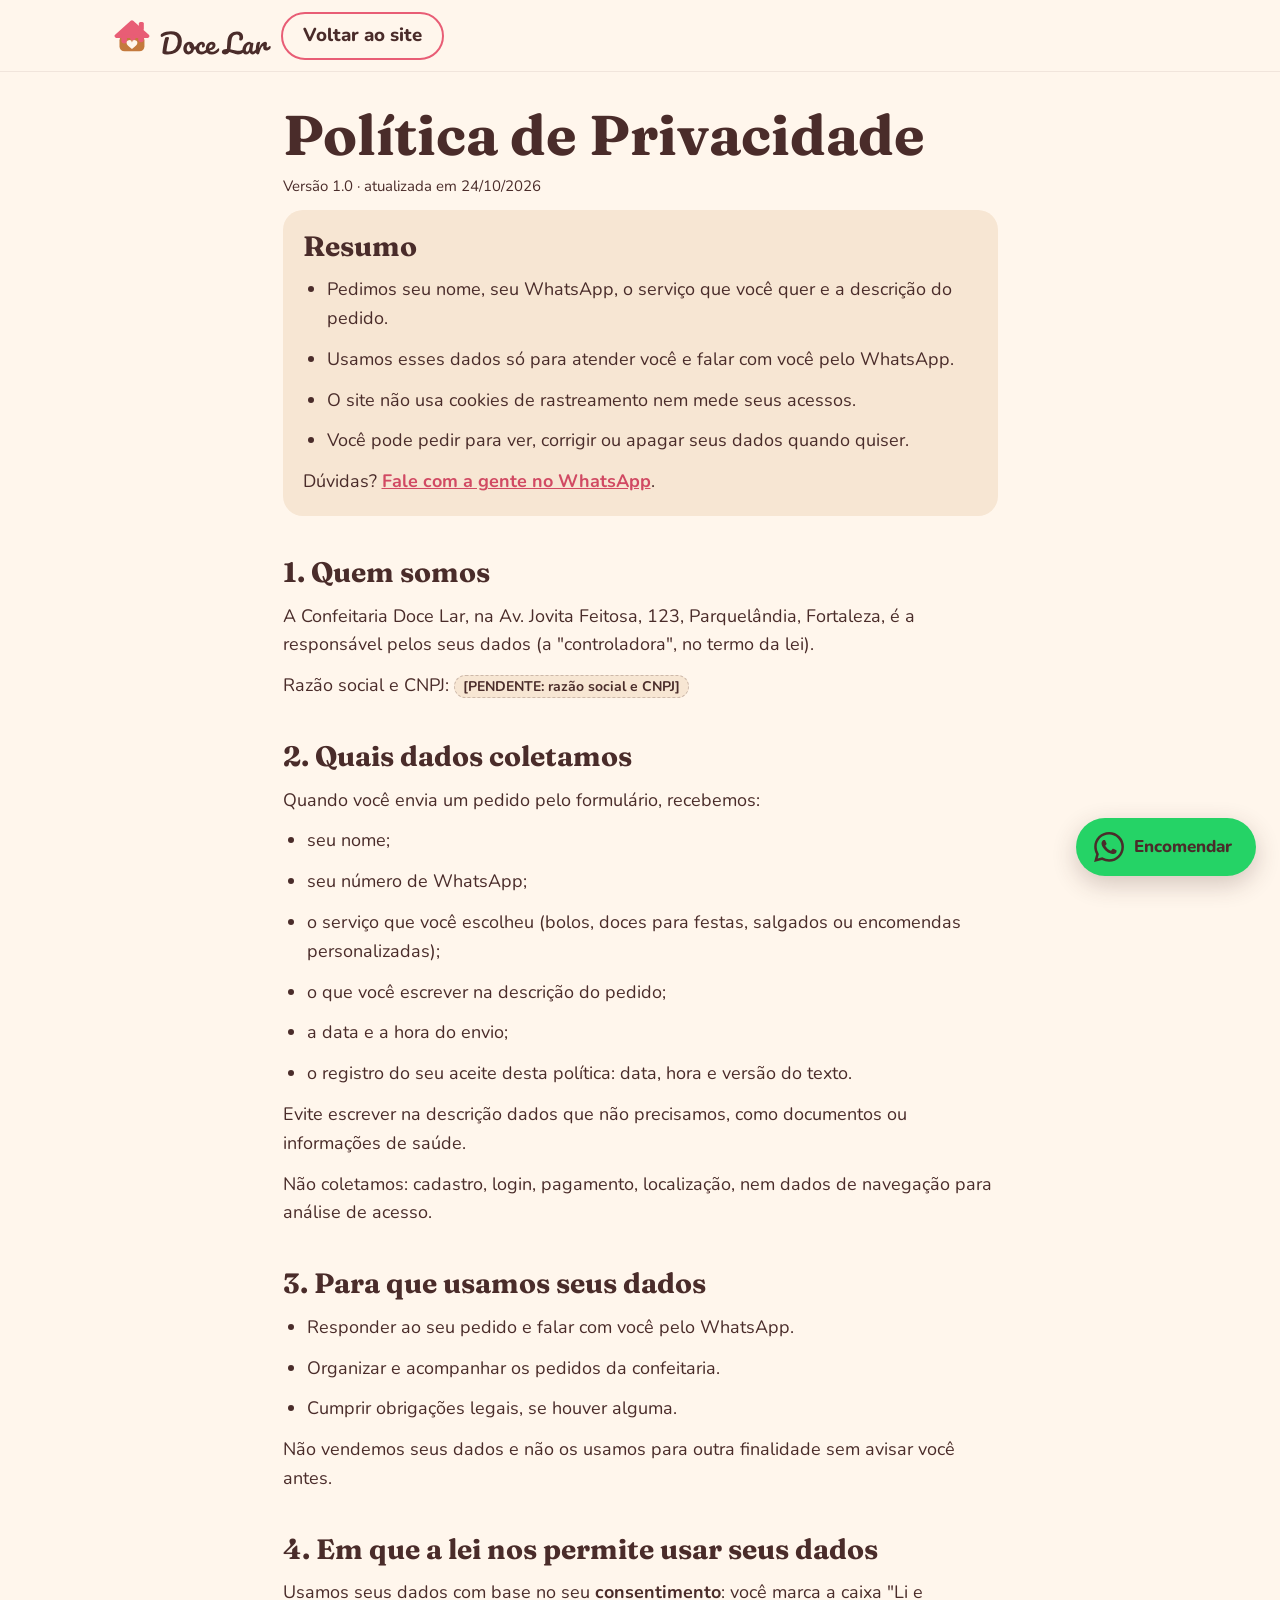
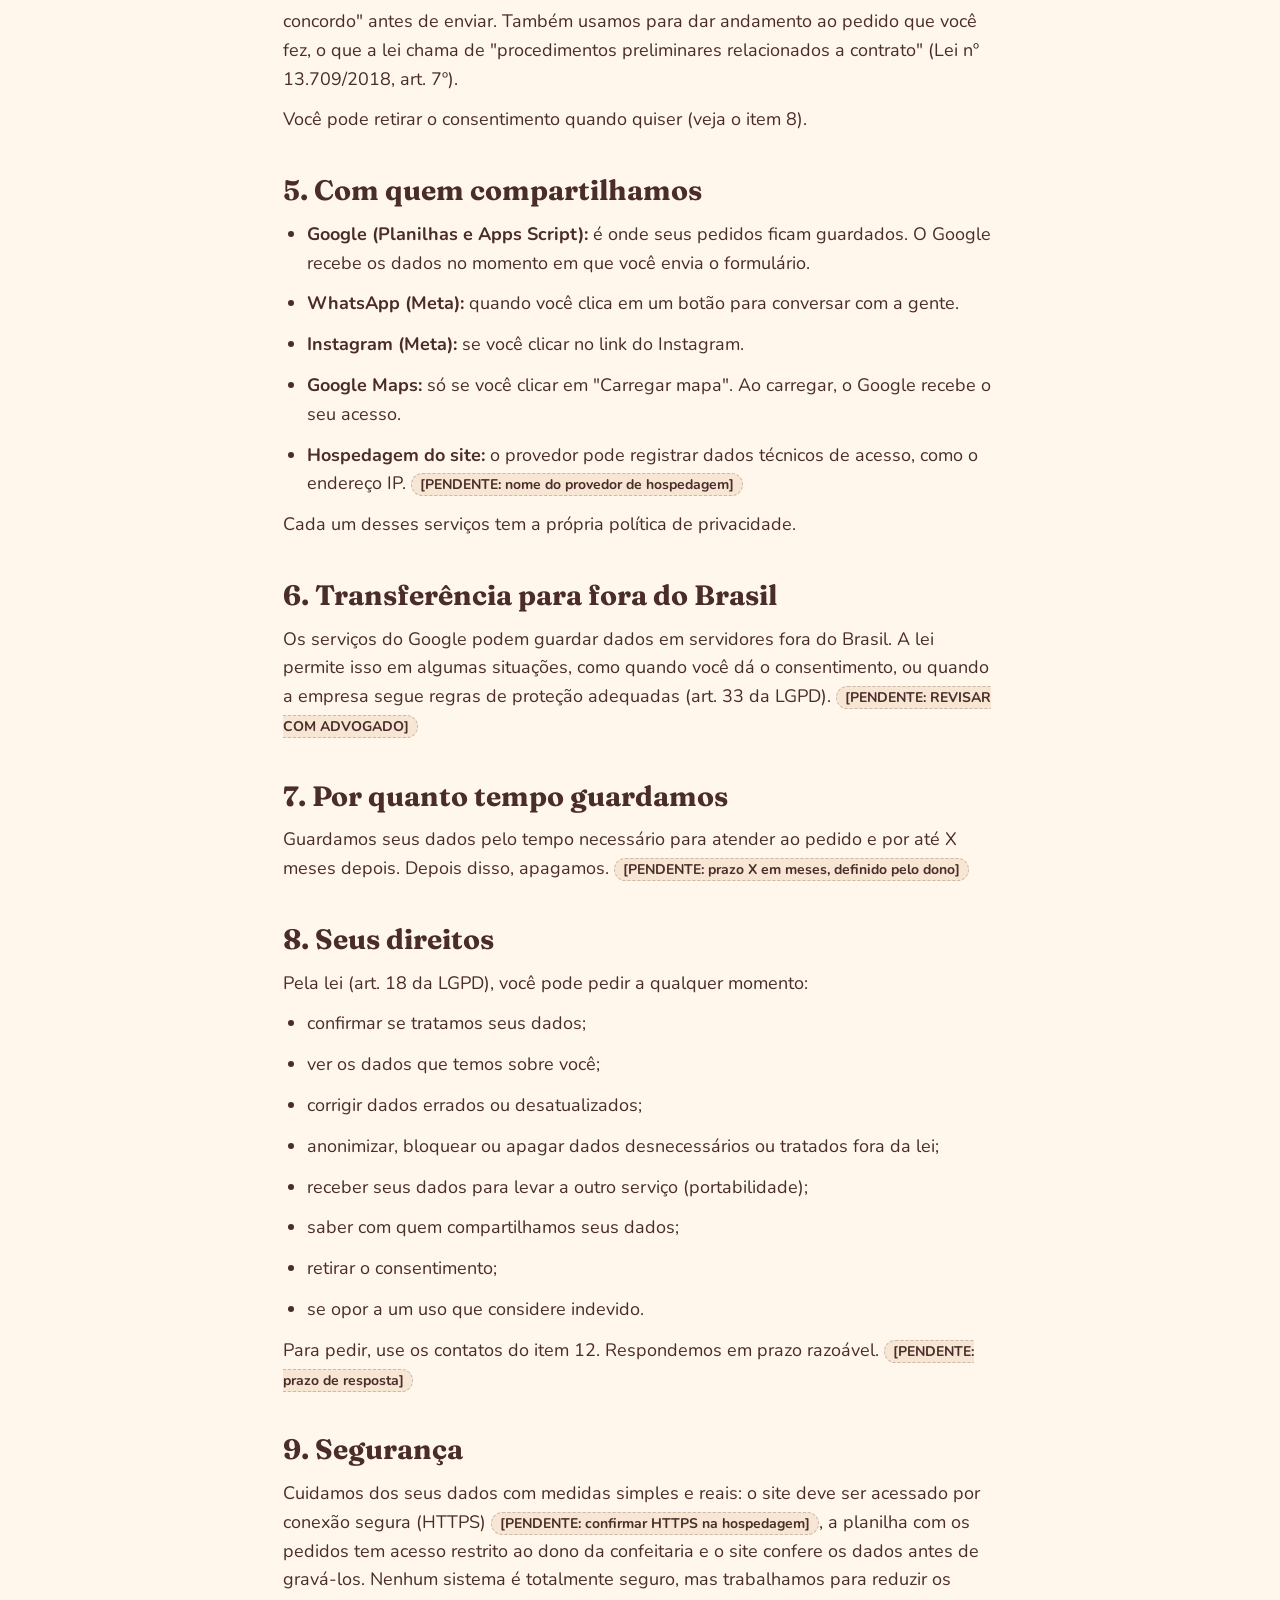
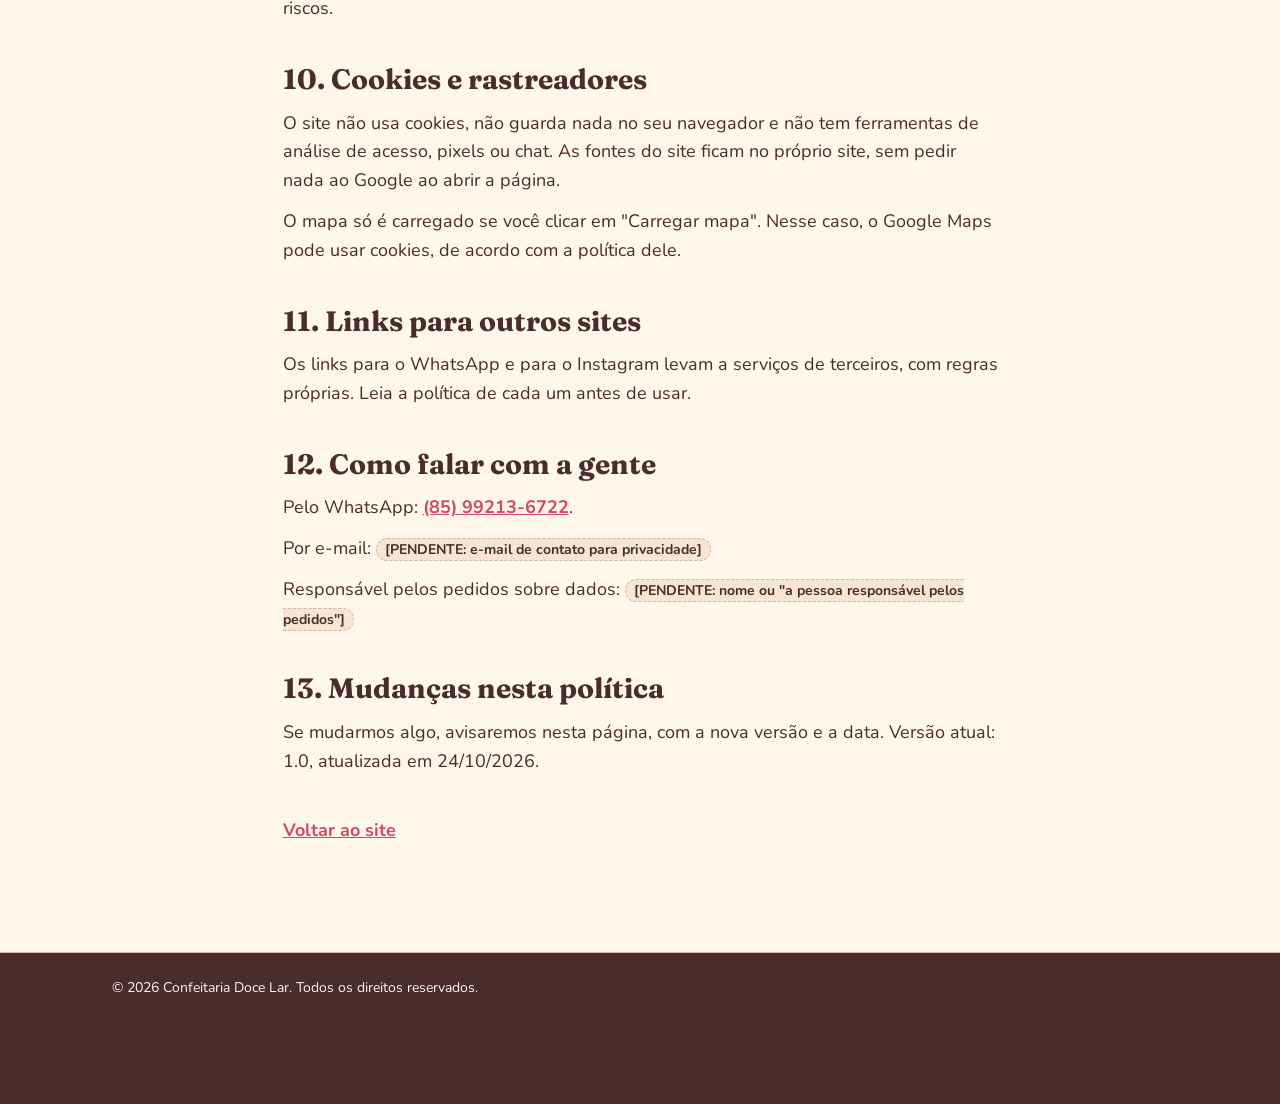
<file: site/politica-de-privacidade.html>
<!DOCTYPE html>
<html lang="pt-BR">
<head>
  <meta charset="utf-8">
  <meta name="viewport" content="width=device-width, initial-scale=1">
  <title>Política de Privacidade | Confeitaria Doce Lar</title>
  <meta name="description" content="Saiba quais dados a Doce Lar coleta no formulário de pedido, para que usamos, com quem compartilhamos e como exercer seus direitos pela LGPD.">
  <meta name="theme-color" content="#FFF6EC">

  <link rel="icon" href="img/favicon.svg" type="image/svg+xml">
  <link rel="apple-touch-icon" href="img/favicon.png">

  <link rel="preload" href="fonts/nunito-latin-400-normal.woff2" as="font" type="font/woff2" crossorigin>
  <link rel="preload" href="fonts/fraunces-latin-700-normal.woff2" as="font" type="font/woff2" crossorigin>
  <link rel="stylesheet" href="css/style.css">
  <script src="js/main.js" defer></script>
</head>
<body>

<svg xmlns="http://www.w3.org/2000/svg" style="display:none" aria-hidden="true">
  <symbol id="i-whatsapp" viewBox="0 0 24 24"><path d="M17.472 14.382c-.297-.149-1.758-.867-2.03-.967-.273-.099-.471-.148-.67.15-.197.297-.767.966-.94 1.164-.173.199-.347.223-.644.075-.297-.15-1.255-.463-2.39-1.475-.883-.788-1.48-1.761-1.653-2.059-.173-.297-.018-.458.13-.606.134-.133.298-.347.446-.52.149-.174.198-.298.298-.497.099-.198.05-.371-.025-.52-.075-.149-.669-1.612-.916-2.207-.242-.579-.487-.5-.669-.51-.173-.008-.371-.01-.57-.01-.198 0-.52.074-.792.372-.272.297-1.04 1.016-1.04 2.479 0 1.462 1.065 2.875 1.213 3.074.149.198 2.096 3.2 5.077 4.487.709.306 1.262.489 1.694.625.712.227 1.36.195 1.871.118.571-.085 1.758-.719 2.006-1.413.248-.694.248-1.289.173-1.413-.074-.124-.272-.198-.57-.347m-5.421 7.403h-.004a9.87 9.87 0 01-5.031-1.378l-.361-.214-3.741.982.998-3.648-.235-.374a9.86 9.86 0 01-1.51-5.26c.001-5.45 4.436-9.884 9.888-9.884 2.64 0 5.122 1.03 6.988 2.898a9.825 9.825 0 012.893 6.994c-.003 5.45-4.437 9.884-9.885 9.884m8.413-18.297A11.815 11.815 0 0012.05 0C5.495 0 .16 5.335.157 11.892c0 2.096.547 4.142 1.588 5.945L.057 24l6.305-1.654a11.882 11.882 0 005.683 1.448h.005c6.554 0 11.89-5.335 11.893-11.893a11.821 11.821 0 00-3.48-8.413Z"/></symbol>
  <symbol id="i-instagram" viewBox="0 0 24 24"><path d="M7.0301.084c-1.2768.0602-2.1487.264-2.911.5634-.7888.3075-1.4575.72-2.1228 1.3877-.6652.6677-1.075 1.3368-1.3802 2.127-.2954.7638-.4956 1.6365-.552 2.914-.0564 1.2775-.0689 1.6882-.0626 4.947.0062 3.2586.0206 3.6671.0825 4.9473.061 1.2765.264 2.1482.5635 2.9107.308.7889.72 1.4573 1.388 2.1228.6679.6655 1.3365 1.0743 2.1285 1.38.7632.295 1.6361.4961 2.9134.552 1.2773.056 1.6884.069 4.9462.0627 3.2578-.0062 3.668-.0207 4.9478-.0814 1.28-.0607 2.147-.2652 2.9098-.5633.7889-.3086 1.4578-.72 2.1228-1.3881.665-.6682 1.0745-1.3378 1.3795-2.1284.2957-.7632.4966-1.636.552-2.9124.056-1.2809.0692-1.6898.063-4.948-.0063-3.2583-.021-3.6668-.0817-4.9465-.0607-1.2797-.264-2.1487-.5633-2.9117-.3084-.7889-.72-1.4568-1.3876-2.1228C21.2982 1.33 20.628.9208 19.8378.6165 19.074.321 18.2017.1197 16.9244.0645 15.6471.0093 15.236-.005 11.977.0014 8.718.0076 8.31.0215 7.0301.0839m.1402 21.6932c-1.17-.0509-1.8053-.2453-2.2287-.408-.5606-.216-.96-.4771-1.3819-.895-.422-.4178-.6811-.8186-.9-1.378-.1644-.4234-.3624-1.058-.4171-2.228-.0595-1.2645-.072-1.6442-.079-4.848-.007-3.2037.0053-3.583.0607-4.848.05-1.169.2456-1.805.408-2.2282.216-.5613.4762-.96.895-1.3816.4188-.4217.8184-.6814 1.3783-.9003.423-.1651 1.0575-.3614 2.227-.4171 1.2655-.06 1.6447-.072 4.848-.079 3.2033-.007 3.5835.005 4.8495.0608 1.169.0508 1.8053.2445 2.228.408.5608.216.96.4754 1.3816.895.4217.4194.6816.8176.9005 1.3787.1653.4217.3617 1.056.4169 2.2263.0602 1.2655.0739 1.645.0796 4.848.0058 3.203-.0055 3.5834-.061 4.848-.051 1.17-.245 1.8055-.408 2.2294-.216.5604-.4763.96-.8954 1.3814-.419.4215-.8181.6811-1.3783.9-.4224.1649-1.0577.3617-2.2262.4174-1.2656.0595-1.6448.072-4.8493.079-3.2045.007-3.5825-.006-4.848-.0608M16.953 5.5864A1.44 1.44 0 1 0 18.39 4.144a1.44 1.44 0 0 0-1.437 1.4424M5.8385 12.012c.0067 3.4032 2.7706 6.1557 6.173 6.1493 3.4026-.0065 6.157-2.7701 6.1506-6.1733-.0065-3.4032-2.771-6.1565-6.174-6.1498-3.403.0067-6.156 2.771-6.1496 6.1738M8 12.0077a4 4 0 1 1 4.008 3.9921A3.9996 3.9996 0 0 1 8 12.0077"/></symbol>
</svg>

<a class="pular" href="#conteudo">Pular para o conteúdo</a>

<header class="topo" id="topo">
  <div class="container topo__linha">
    <a class="topo__logo" href="index.html" aria-label="Doce Lar, voltar ao início">
      <img src="img/logo.svg" alt="Doce Lar" width="161" height="40">
    </a>
    <a class="btn btn--secundario topo__voltar" href="index.html">Voltar ao site</a>
  </div>
</header>

<main id="conteudo" class="doc">
  <div class="container">
    <article class="doc__corpo">
      <h1>Política de Privacidade</h1>
      <p class="doc__versao">Versão 1.0 · atualizada em 24/10/2026</p>

      <!-- 0. Resumo -->
      <section class="doc__resumo" aria-labelledby="p0">
        <h2 id="p0">Resumo</h2>
        <ul>
          <li>Pedimos seu nome, seu WhatsApp, o serviço que você quer e a descrição do pedido.</li>
          <li>Usamos esses dados só para atender você e falar com você pelo WhatsApp.</li>
          <li>O site não usa cookies de rastreamento nem mede seus acessos.</li>
          <li>Você pode pedir para ver, corrigir ou apagar seus dados quando quiser.</li>
        </ul>
        <p>Dúvidas? <a href="https://wa.me/5585992136722?text=Ol%C3%A1%21%20Gostaria%20de%20falar%20sobre%20meus%20dados%20pessoais." data-wa="privacidade">Fale com a gente no WhatsApp</a>.</p>
      </section>

      <!-- 1 -->
      <h2 id="p1">1. Quem somos</h2>
      <p>A Confeitaria Doce Lar, na Av. Jovita Feitosa, 123, Parquelândia, Fortaleza, é a responsável pelos seus dados (a "controladora", no termo da lei).</p>
      <!-- PENDENTE: razão social e CNPJ -->
      <p>Razão social e CNPJ: <span class="pendente">[PENDENTE: razão social e CNPJ]</span></p>

      <!-- 2 -->
      <h2 id="p2">2. Quais dados coletamos</h2>
      <p>Quando você envia um pedido pelo formulário, recebemos:</p>
      <ul>
        <li>seu nome;</li>
        <li>seu número de WhatsApp;</li>
        <li>o serviço que você escolheu (bolos, doces para festas, salgados ou encomendas personalizadas);</li>
        <li>o que você escrever na descrição do pedido;</li>
        <li>a data e a hora do envio;</li>
        <li>o registro do seu aceite desta política: data, hora e versão do texto.</li>
      </ul>
      <p>Evite escrever na descrição dados que não precisamos, como documentos ou informações de saúde.</p>
      <p>Não coletamos: cadastro, login, pagamento, localização, nem dados de navegação para análise de acesso.</p>

      <!-- 3 -->
      <h2 id="p3">3. Para que usamos seus dados</h2>
      <ul>
        <li>Responder ao seu pedido e falar com você pelo WhatsApp.</li>
        <li>Organizar e acompanhar os pedidos da confeitaria.</li>
        <li>Cumprir obrigações legais, se houver alguma.</li>
      </ul>
      <p>Não vendemos seus dados e não os usamos para outra finalidade sem avisar você antes.</p>

      <!-- 4 -->
      <h2 id="p4">4. Em que a lei nos permite usar seus dados</h2>
      <p>Usamos seus dados com base no seu <strong>consentimento</strong>: você marca a caixa "Li e concordo" antes de enviar. Também usamos para dar andamento ao pedido que você fez, o que a lei chama de "procedimentos preliminares relacionados a contrato" (Lei nº 13.709/2018, art. 7º).</p>
      <p>Você pode retirar o consentimento quando quiser (veja o item 8).</p>

      <!-- 5 -->
      <h2 id="p5">5. Com quem compartilhamos</h2>
      <ul>
        <li><strong>Google (Planilhas e Apps Script):</strong> é onde seus pedidos ficam guardados. O Google recebe os dados no momento em que você envia o formulário.</li>
        <li><strong>WhatsApp (Meta):</strong> quando você clica em um botão para conversar com a gente.</li>
        <li><strong>Instagram (Meta):</strong> se você clicar no link do Instagram.</li>
        <li><strong>Google Maps:</strong> só se você clicar em "Carregar mapa". Ao carregar, o Google recebe o seu acesso.</li>
        <li><strong>Hospedagem do site:</strong> o provedor pode registrar dados técnicos de acesso, como o endereço IP. <span class="pendente">[PENDENTE: nome do provedor de hospedagem]</span></li>
      </ul>
      <!-- PENDENTE: provedor de hospedagem -->
      <p>Cada um desses serviços tem a própria política de privacidade.</p>

      <!-- 6 -->
      <h2 id="p6">6. Transferência para fora do Brasil</h2>
      <p>Os serviços do Google podem guardar dados em servidores fora do Brasil. A lei permite isso em algumas situações, como quando você dá o consentimento, ou quando a empresa segue regras de proteção adequadas (art. 33 da LGPD). <span class="pendente">[PENDENTE: REVISAR COM ADVOGADO]</span></p>
      <!-- PENDENTE: revisar com advogado a base da transferência internacional -->

      <!-- 7 -->
      <h2 id="p7">7. Por quanto tempo guardamos</h2>
      <p>Guardamos seus dados pelo tempo necessário para atender ao pedido e por até X meses depois. Depois disso, apagamos. <span class="pendente">[PENDENTE: prazo X em meses, definido pelo dono]</span></p>
      <!-- PENDENTE: prazo de guarda dos dados (X meses) -->

      <!-- 8 -->
      <h2 id="p8">8. Seus direitos</h2>
      <p>Pela lei (art. 18 da LGPD), você pode pedir a qualquer momento:</p>
      <ul>
        <li>confirmar se tratamos seus dados;</li>
        <li>ver os dados que temos sobre você;</li>
        <li>corrigir dados errados ou desatualizados;</li>
        <li>anonimizar, bloquear ou apagar dados desnecessários ou tratados fora da lei;</li>
        <li>receber seus dados para levar a outro serviço (portabilidade);</li>
        <li>saber com quem compartilhamos seus dados;</li>
        <li>retirar o consentimento;</li>
        <li>se opor a um uso que considere indevido.</li>
      </ul>
      <p>Para pedir, use os contatos do item 12. Respondemos em prazo razoável. <span class="pendente">[PENDENTE: prazo de resposta]</span></p>
      <!-- PENDENTE: prazo de resposta aos pedidos dos titulares -->

      <!-- 9 -->
      <h2 id="p9">9. Segurança</h2>
      <p>Cuidamos dos seus dados com medidas simples e reais: o site deve ser acessado por conexão segura (HTTPS) <span class="pendente">[PENDENTE: confirmar HTTPS na hospedagem]</span>, a planilha com os pedidos tem acesso restrito ao dono da confeitaria e o site confere os dados antes de gravá-los. Nenhum sistema é totalmente seguro, mas trabalhamos para reduzir os riscos.</p>
      <!-- PENDENTE: confirmar HTTPS ao publicar -->

      <!-- 10 -->
      <h2 id="p10">10. Cookies e rastreadores</h2>
      <p>O site não usa cookies, não guarda nada no seu navegador e não tem ferramentas de análise de acesso, pixels ou chat. As fontes do site ficam no próprio site, sem pedir nada ao Google ao abrir a página.</p>
      <p>O mapa só é carregado se você clicar em "Carregar mapa". Nesse caso, o Google Maps pode usar cookies, de acordo com a política dele.</p>

      <!-- 11 -->
      <h2 id="p11">11. Links para outros sites</h2>
      <p>Os links para o WhatsApp e para o Instagram levam a serviços de terceiros, com regras próprias. Leia a política de cada um antes de usar.</p>

      <!-- 12 -->
      <h2 id="p12">12. Como falar com a gente</h2>
      <p>Pelo WhatsApp: <a href="https://wa.me/5585992136722?text=Ol%C3%A1%21%20Gostaria%20de%20falar%20sobre%20meus%20dados%20pessoais." data-wa="privacidade">(85) 99213-6722</a>.</p>
      <p>Por e-mail: <span class="pendente">[PENDENTE: e-mail de contato para privacidade]</span></p>
      <p>Responsável pelos pedidos sobre dados: <span class="pendente">[PENDENTE: nome ou &quot;a pessoa responsável pelos pedidos&quot;]</span></p>
      <!-- PENDENTE: e-mail de contato para privacidade -->
      <!-- PENDENTE: nome do encarregado ou pessoa responsável -->

      <!-- 13 -->
      <h2 id="p13">13. Mudanças nesta política</h2>
      <p>Se mudarmos algo, avisaremos nesta página, com a nova versão e a data. Versão atual: 1.0, atualizada em 24/10/2026.</p>

      <p class="doc__fim"><a href="index.html">Voltar ao site</a></p>
    </article>
  </div>
</main>

<footer class="rodape rodape--simples">
  <div class="container rodape__direitos">
    <p>© 2026 Confeitaria Doce Lar. Todos os direitos reservados.</p>
  </div>
</footer>

<a class="flutuante" href="https://wa.me/5585992136722?text=Ol%C3%A1%21%20Gostaria%20de%20fazer%20uma%20encomenda." data-wa="geral" aria-label="Encomendar pelo WhatsApp">
  <svg class="ic ic--marca" aria-hidden="true"><use href="#i-whatsapp"/></svg><span class="flutuante__rotulo">Encomendar</span>
</a>

</body>
</html>
</file>
<file: site/css/style.css>
/* Doce Lar: estilos. Mobile first (360 a 430 px); quebras em 640 e 1024 px. */

@font-face { font-family: "Pacifico"; font-style: normal; font-weight: 400; font-display: swap; src: url("../fonts/pacifico-latin-400-normal.woff2") format("woff2"); }
@font-face { font-family: "Fraunces"; font-style: normal; font-weight: 600; font-display: swap; src: url("../fonts/fraunces-latin-600-normal.woff2") format("woff2"); }
@font-face { font-family: "Fraunces"; font-style: normal; font-weight: 700; font-display: swap; src: url("../fonts/fraunces-latin-700-normal.woff2") format("woff2"); }
@font-face { font-family: "Nunito"; font-style: normal; font-weight: 400; font-display: swap; src: url("../fonts/nunito-latin-400-normal.woff2") format("woff2"); }
@font-face { font-family: "Nunito"; font-style: normal; font-weight: 600; font-display: swap; src: url("../fonts/nunito-latin-600-normal.woff2") format("woff2"); }
@font-face { font-family: "Nunito"; font-style: normal; font-weight: 700; font-display: swap; src: url("../fonts/nunito-latin-700-normal.woff2") format("woff2"); }
@font-face { font-family: "Nunito"; font-style: normal; font-weight: 800; font-display: swap; src: url("../fonts/nunito-latin-800-normal.woff2") format("woff2"); }

:root {
  /* Cores */
  --rosa: #E85D75;
  --rosa-escuro: #D14A63;
  --creme: #FFF6EC;
  --creme-escuro: #F7E6D3;
  --caramelo: #C47A3D;
  --chocolate: #4A2C2A;
  --menta: #9ED8C0;
  --branco: #FFFFFF;
  --whatsapp: #25D366;

  /* Transparências derivadas da paleta */
  --chocolate-08: rgba(74, 44, 42, .08);
  --chocolate-16: rgba(74, 44, 42, .16);
  --chocolate-24: rgba(74, 44, 42, .24);
  --creme-92: rgba(255, 246, 236, .92);
  --creme-70: rgba(255, 246, 236, .7);

  /* Tipografia */
  --fonte-destaque: "Pacifico", "Brush Script MT", cursive;
  --fonte-titulo: "Fraunces", Georgia, serif;
  --fonte-texto: "Nunito", system-ui, sans-serif;

  /* Forma, sombra e movimento */
  --raio-card: 20px;
  --raio-img: 12px;
  --raio-pilula: 999px;
  --sombra-card: 0 8px 24px var(--chocolate-08);
  --sombra-card-forte: 0 12px 28px var(--chocolate-16);
  --transicao: 220ms ease-out;

  /* Layout */
  --largura: 1120px;
  --gutter: 16px;
  --altura-topo: 72px;
  --secao-y: 64px;
}

@media (min-width: 640px)  { :root { --gutter: 24px; } }
@media (min-width: 1024px) { :root { --gutter: 32px; --secao-y: 96px; } }

*, *::before, *::after { box-sizing: border-box; }
html { scroll-behavior: smooth; -webkit-text-size-adjust: 100%; }
body {
  margin: 0;
  background: var(--creme);
  color: var(--chocolate);
  font-family: var(--fonte-texto);
  font-size: 1.0625rem;           /* 17 px */
  line-height: 1.6;
  overflow-x: hidden;
}
@media (min-width: 1024px) { body { font-size: 1.125rem; } }

img { display: block; max-width: 100%; height: auto; }
ul, ol { margin: 0; padding: 0; list-style: none; }
h1, h2, h3, p { margin: 0; }
a { color: inherit; }
address { font-style: normal; }
section[id], header[id] { scroll-margin-top: calc(var(--altura-topo) + 8px); }

h1, h2, h3 { font-family: var(--fonte-titulo); color: var(--chocolate); }
h1 { font-size: clamp(2.125rem, 1.4rem + 3.2vw, 3.5rem); font-weight: 700; line-height: 1.1; }
h2 { font-size: clamp(1.75rem, 1.3rem + 1.9vw, 2.5rem); font-weight: 700; line-height: 1.2; }
h3 { font-size: clamp(1.25rem, 1.15rem + .5vw, 1.5rem); font-weight: 600; line-height: 1.25; }
p { max-width: 65ch; }

.destaque { font-family: var(--fonte-destaque); font-weight: 400; color: var(--rosa-escuro); }
.lead { font-size: clamp(1.125rem, 1.05rem + .4vw, 1.25rem); line-height: 1.5; }

:focus-visible { outline: 3px solid var(--rosa); outline-offset: 3px; }

.container { width: 100%; max-width: var(--largura); margin-inline: auto; padding-inline: var(--gutter); }
.centro { text-align: center; }
.centro p { margin-inline: auto; }

.pular { position: absolute; left: 16px; top: -64px; z-index: 100; background: var(--chocolate); color: var(--creme); padding: 12px 20px; border-radius: var(--raio-pilula); font-weight: 700; }
.pular:focus { top: 8px; }

/* Ícones */
.ic { width: 24px; height: 24px; flex: none; fill: none; stroke: currentColor; stroke-width: 2; stroke-linecap: round; stroke-linejoin: round; }
.ic--marca { fill: currentColor; stroke: none; }

/* Botões */
.btn {
  display: inline-flex; align-items: center; justify-content: center; gap: 10px;
  min-height: 48px; padding: 12px 28px;
  border: 2px solid transparent; border-radius: var(--raio-pilula);
  font-family: var(--fonte-texto); font-size: 1.1667rem; font-weight: 800; line-height: 1.1; text-align: center; text-decoration: none;
  cursor: pointer;
  transition: background-color var(--transicao), color var(--transicao), border-color var(--transicao), transform var(--transicao), box-shadow var(--transicao);
}
.btn--primario { background: var(--rosa); color: var(--branco); }
.btn--secundario { background: transparent; color: var(--chocolate); border-color: var(--rosa); }
.btn--grande { min-height: 56px; padding-inline: 32px; }
.btn--sobre-escuro { background: var(--creme); color: var(--chocolate); }
.btn--primario:active { background-color: var(--rosa-escuro); }
.btn--secundario:active { background-color: var(--creme-escuro); }
.btn--sobre-escuro:active { background-color: var(--creme-escuro); }
@media (hover: hover) {
  .btn--primario:hover { background: var(--rosa-escuro); transform: translateY(-2px); box-shadow: var(--sombra-card-forte); }
  .btn--secundario:hover { background: var(--rosa-escuro); border-color: var(--rosa-escuro); color: var(--branco); transform: translateY(-2px); }
  .btn--sobre-escuro:hover { background: var(--branco); color: var(--chocolate); }
}

/* Topo */
.topo { position: fixed; inset: 0 0 auto 0; z-index: 40; height: var(--altura-topo); background: var(--creme-92); backdrop-filter: blur(8px); border-bottom: 1px solid var(--chocolate-08); }
.topo__linha { height: 100%; display: flex; align-items: center; gap: 8px; }
.topo__logo { display: flex; align-items: center; min-height: 48px; margin-right: auto; border-radius: var(--raio-img); }
.topo__logo img { width: 134px; height: auto; }
.btn--topo { min-height: 48px; padding: 10px 20px; }
.topo__burger { width: 48px; height: 48px; display: grid; place-items: center; border: 0; border-radius: var(--raio-pilula); background: transparent; color: var(--chocolate); cursor: pointer; }
.topo__burger .ic--fechar { display: none; }
.topo__burger[aria-expanded="true"] .ic--abrir { display: none; }
.topo__burger[aria-expanded="true"] .ic--fechar { display: block; }

.menu { position: absolute; top: var(--altura-topo); left: 0; right: 0; background: var(--creme); border-bottom: 1px solid var(--chocolate-08); box-shadow: var(--sombra-card); padding: 8px var(--gutter) 16px; display: none; }
.menu.aberto { display: block; }
.menu__lista a { display: flex; align-items: center; min-height: 48px; padding: 0 8px; font-weight: 700; text-decoration: none; border-bottom: 1px solid var(--creme-escuro); }
.menu__lista li:last-child a { border-bottom: 0; }

@media (min-width: 1024px) {
  .topo__burger { display: none; }
  .topo__logo { margin-right: 0; }
  .topo__logo img { width: 161px; }
  .menu { position: static; display: block; background: none; border: 0; box-shadow: none; padding: 0; margin: 0 auto; }
  .menu__lista { display: flex; gap: 8px; }
  .menu__lista a { border: 0; padding: 0 14px; border-radius: var(--raio-pilula); font-weight: 600; transition: background-color var(--transicao); }
}
@media (min-width: 1024px) and (hover: hover) { .menu__lista a:hover { background: var(--creme-escuro); } }

/* Seções */
main { padding-top: var(--altura-topo); }
.secao { padding-block: var(--secao-y); }
.secao--creme { background: var(--creme); }
.secao--branco { background: var(--branco); }
.secao--creme-escuro { background: var(--creme-escuro); }
.secao__cab { text-align: center; margin-bottom: 32px; }
.secao__cab p { margin: 12px auto 0; }
.acao { text-align: center; margin: 40px auto 0; }
.acao .btn { width: 100%; }
@media (min-width: 640px) { .acao .btn { width: auto; } }
.frase { font-family: var(--fonte-titulo); font-weight: 600; font-size: clamp(1.25rem, 1.1rem + .8vw, 1.625rem); text-align: center; margin: 32px auto 0; }

/* Hero */
.hero { padding-top: 32px; }
.hero__grade { display: grid; gap: 32px; align-items: center; }
.hero__texto { display: grid; gap: 20px; justify-items: start; }
.hero__texto .btn { width: 100%; }
.apoio { font-size: 1rem; font-weight: 600; width: 100%; text-align: center; }
.hero__imagem img { width: 100%; aspect-ratio: 4 / 5; object-fit: cover; border-radius: var(--raio-card); box-shadow: var(--sombra-card); }
@media (min-width: 640px) { .hero__texto .btn { width: auto; } .apoio { width: auto; text-align: left; } .hero__imagem { max-width: 460px; margin-inline: auto; } }
@media (min-width: 1024px) {
  .hero { padding-top: 56px; }
  .hero__grade { grid-template-columns: 1.1fr .9fr; gap: 64px; }
  .hero__imagem { max-width: none; width: 100%; }
}

/* Faixa de confiança */
.confianca { background: var(--creme-escuro); padding-block: 24px; }
.confianca__lista { display: grid; gap: 12px; }
.confianca__lista li { display: flex; align-items: center; gap: 12px; font-size: 1rem; line-height: 1.35; }
.confianca__lista .ic { box-sizing: content-box; width: 24px; height: 24px; padding: 10px; border-radius: 50%; background: var(--creme); color: var(--rosa-escuro); }
@media (min-width: 640px) { .confianca__lista { grid-template-columns: repeat(3, 1fr); gap: 24px; } }

/* Cards de produtos */
.cards { display: grid; gap: 16px; }
@media (min-width: 640px)  { .cards { grid-template-columns: repeat(2, 1fr); gap: 24px; } }
@media (min-width: 1024px) { .cards { grid-template-columns: repeat(4, 1fr); } }
.card { display: flex; flex-direction: column; background: var(--creme); border-radius: var(--raio-card); box-shadow: var(--sombra-card); overflow: hidden; transition: transform var(--transicao), box-shadow var(--transicao); }
.card__img { overflow: hidden; }
.card__img img { width: 100%; aspect-ratio: 4 / 3; object-fit: cover; transition: transform var(--transicao); }
.card__corpo { display: flex; flex-direction: column; align-items: flex-start; gap: 8px; padding: 20px; flex: 1; }
.card__corpo p { font-size: 1rem; line-height: 1.5; flex: 1; }
.card__corpo .btn { margin-top: 8px; width: 100%; }
@media (hover: hover) {
  .card:hover { transform: translateY(-4px); box-shadow: var(--sombra-card-forte); }
  .card:hover .card__img img { transform: scale(1.04); }
}

/* Chips */
.chips { display: flex; flex-wrap: wrap; justify-content: center; gap: 12px; margin-top: 32px; }
.chips li { display: inline-flex; align-items: center; gap: 8px; min-height: 48px; padding: 8px 20px; background: var(--creme-escuro); border-radius: var(--raio-pilula); font-weight: 700; font-size: 1rem; }
.chips .ic { width: 22px; height: 22px; color: var(--rosa-escuro); }

/* Passos */
.passos { display: grid; gap: 16px; counter-reset: passo; }
@media (min-width: 640px)  { .passos { grid-template-columns: repeat(2, 1fr); gap: 24px; } }
@media (min-width: 1024px) { .passos { grid-template-columns: repeat(4, 1fr); } }
.passo { background: var(--creme); border-radius: var(--raio-card); box-shadow: var(--sombra-card); padding: 24px 20px; transition: transform var(--transicao), box-shadow var(--transicao); }
.passo__num { display: block; font-family: var(--fonte-titulo); font-weight: 700; font-size: 3rem; line-height: 1; color: var(--rosa-escuro); margin-bottom: 8px; transition: color var(--transicao); }
.passo p { font-size: 1rem; line-height: 1.5; margin-top: 4px; }
@media (hover: hover) {
  .passo:hover { transform: translateY(-4px); box-shadow: var(--sombra-card-forte); }
  .passo:hover .passo__num { color: var(--caramelo); }
}

/* Duas colunas (delivery, sobre, onde estamos) */
.duas-colunas { display: grid; gap: 32px; align-items: center; }
.duas-colunas__texto { display: grid; gap: 16px; justify-items: start; }
.duas-colunas__texto .btn { width: 100%; margin-top: 8px; }
.foto { width: 100%; aspect-ratio: 3 / 2; object-fit: cover; border-radius: var(--raio-card); box-shadow: var(--sombra-card); }
@media (min-width: 640px) { .duas-colunas__texto .btn { width: auto; } }
@media (min-width: 1024px) {
  .duas-colunas { grid-template-columns: 1fr 1fr; gap: 64px; }
  .duas-colunas--inversa .duas-colunas__img { order: -1; }
}

/* Informações e mapa */
.info { display: grid; gap: 12px; }
.info li { display: flex; align-items: flex-start; gap: 12px; }
.info .ic { color: var(--rosa-escuro); margin-top: 3px; }
.mapa { position: relative; width: 100%; aspect-ratio: 4 / 3; min-height: 280px; background: var(--creme-escuro); border-radius: var(--raio-card); box-shadow: var(--sombra-card); overflow: hidden; }
.mapa iframe { position: absolute; inset: 0; width: 100%; height: 100%; border: 0; }
.mapa__cartao { height: 100%; display: grid; place-content: center; justify-items: center; gap: 12px; padding: 24px; text-align: center; }
.mapa__cartao .ic { width: 36px; height: 36px; color: var(--rosa-escuro); }
.mapa__aviso { font-size: .875rem; line-height: 1.4; }

/* Galeria */
.galeria { display: grid; grid-template-columns: repeat(2, 1fr); gap: 12px; }
.galeria img { width: 100%; aspect-ratio: 1 / 1; object-fit: cover; border-radius: var(--raio-img); box-shadow: var(--sombra-card); }
@media (min-width: 1024px) { .galeria { grid-template-columns: repeat(4, 1fr); gap: 24px; } }

/* Chamada final */
.chamada { background: var(--chocolate); color: var(--creme); padding-block: var(--secao-y); }
.chamada h2 { color: var(--creme); }
.chamada p { margin-top: 12px; margin-bottom: 28px; }

/* Rodapé */
.rodape { background: var(--chocolate); color: var(--creme); border-top: 1px solid var(--creme-70); padding-top: 48px; padding-bottom: 104px; font-size: .9375rem; }
.rodape__grade { display: grid; gap: 28px; }
.rodape__marca { display: grid; gap: 12px; }
.rodape__marca p { line-height: 1.5; }
.rodape__lista { display: grid; gap: 4px; }
.rodape__lista li { display: flex; align-items: center; gap: 10px; }
.rodape__lista a { display: inline-flex; align-items: center; min-height: 44px; font-weight: 700; }
.rodape__end { line-height: 1.6; }
.rodape__direitos { margin-top: 32px; padding-top: 20px; border-top: 1px solid var(--creme-70); font-size: .875rem; }
@media (min-width: 1024px) {
  .rodape__grade { grid-template-columns: 1.3fr 1fr 1.3fr; align-items: start; }
  .rodape { padding-bottom: 64px; }
}
@media (hover: hover) { .rodape a:hover { color: var(--creme-escuro); text-decoration-thickness: 2px; } }

/* Botão flutuante de WhatsApp */
.flutuante {
  position: fixed; right: 16px; bottom: calc(16px + env(safe-area-inset-bottom)); z-index: 50;
  display: inline-flex; align-items: center; justify-content: center; gap: 10px;
  width: 58px; height: 58px; border-radius: var(--raio-pilula);
  background: var(--whatsapp); color: var(--chocolate);
  box-shadow: 0 8px 24px var(--chocolate-24);
  font-weight: 800; font-size: 1.0625rem; text-decoration: none;
  transition: transform var(--transicao), box-shadow var(--transicao), opacity var(--transicao), visibility var(--transicao);
}
.flutuante .ic { width: 30px; height: 30px; }
.flutuante__rotulo { display: none; }
@media (min-width: 640px) {
  .flutuante { width: auto; padding: 0 24px 0 18px; right: 24px; bottom: 24px; }
  .flutuante__rotulo { display: inline; }
}
@media (hover: hover) { .flutuante:hover { transform: translateY(-2px); box-shadow: var(--sombra-card-forte); } }

/* Formulário de encomenda */
.form { max-width: 640px; margin-inline: auto; display: grid; gap: 20px; background: var(--branco); border-radius: var(--raio-card); box-shadow: var(--sombra-card); padding: 24px 20px; }
@media (min-width: 640px) { .form { padding: 32px; } }
.campo { display: grid; gap: 6px; }
.campo label { font-weight: 600; }
.campo input, .campo select, .campo textarea {
  width: 100%; min-height: 48px; padding: 12px 14px;
  background: var(--branco); color: var(--chocolate);
  border: 1.5px solid var(--chocolate-24); border-radius: 12px;
  font-family: var(--fonte-texto); font-size: 1rem; line-height: 1.4;
  transition: border-color var(--transicao), box-shadow var(--transicao), background-color var(--transicao);
}
.campo textarea { resize: vertical; min-height: 112px; }
.campo input::placeholder, .campo textarea::placeholder { color: var(--chocolate); opacity: .6; }
.campo input:focus-visible, .campo select:focus-visible, .campo textarea:focus-visible { outline: 3px solid var(--chocolate); outline-offset: 3px; }
@media (hover: hover) { .campo input:hover, .campo select:hover, .campo textarea:hover { border-color: var(--chocolate); } }
.campo__select { position: relative; }
.campo__select select { appearance: none; -webkit-appearance: none; padding-right: 44px; cursor: pointer; }
.campo__select .ic { position: absolute; right: 14px; top: 50%; transform: translateY(-50%); pointer-events: none; }
.campo__conta { font-size: .875rem; line-height: 1.5; justify-self: end; }
.campo__erro { display: none; align-items: flex-start; gap: 6px; font-size: .875rem; font-weight: 700; line-height: 1.4; color: var(--rosa-escuro); }
.campo__erro .ic { width: 18px; height: 18px; margin-top: 1px; }
.campo--erro .campo__erro { display: flex; }
.campo--erro input, .campo--erro select, .campo--erro textarea { border-color: var(--rosa-escuro); border-width: 2px; }
.form__enviar { width: 100%; margin-top: 4px; }
.form__nota { font-size: .875rem; line-height: 1.5; text-align: center; margin-inline: auto; }
.form__nota a { color: var(--rosa-escuro); text-decoration: underline; font-weight: 700; }
.isca { position: absolute; left: -9999px; width: 1px; height: 1px; overflow: hidden; }
.form__aviso { font-size: .9375rem; font-weight: 700; line-height: 1.5; text-align: center; margin-inline: auto; color: var(--rosa-escuro); }
.form__aviso a { text-decoration: underline; }
.form__enviar[disabled] { opacity: .7; cursor: progress; transform: none; box-shadow: none; }
.form--ok { justify-items: center; text-align: center; }
.form[hidden] { display: none; }
.form--ok .ic { width: 40px; height: 40px; color: var(--rosa-escuro); }
.form--ok:focus-visible { outline: 3px solid var(--chocolate); outline-offset: 3px; }
.flutuante--oculto { opacity: 0; visibility: hidden; pointer-events: none; }

/* Consentimento do formulário */
.campo--check { gap: 4px; }
.check { display: flex; align-items: flex-start; gap: 12px; min-height: 44px; padding-block: 8px; font-size: 1rem; line-height: 1.5; cursor: pointer; }
.check input { flex: none; width: 24px; height: 24px; min-height: 0; margin: 0; padding: 0; accent-color: var(--rosa-escuro); cursor: pointer; }
.check a { color: var(--rosa-escuro); text-decoration: underline; font-weight: 700; }
.campo--erro .check input { outline: 2px solid var(--rosa-escuro); outline-offset: 2px; }
.mapa__aviso a { color: var(--rosa-escuro); text-decoration: underline; font-weight: 700; }
html:not(.js) .mapa__botao, html:not(.js) .mapa__aviso { display: none; }

/* Página de política de privacidade */
.topo__voltar { min-height: 48px; padding: 10px 20px; }
.doc { padding-block: calc(var(--altura-topo) + 32px) var(--secao-y); }
.doc__corpo { max-width: 65ch; margin-inline: auto; }
.doc h1 { margin-bottom: 8px; }
.doc__versao { font-size: .9375rem; margin-bottom: 24px; }
.doc h2 { font-size: clamp(1.375rem, 1.2rem + .8vw, 1.75rem); margin: 40px 0 12px; }
.doc p, .doc li { margin-bottom: 12px; }
.doc ul { list-style: disc; padding-left: 24px; margin-bottom: 12px; }
.doc a { color: var(--rosa-escuro); text-decoration: underline; font-weight: 700; }
.doc__resumo { background: var(--creme-escuro); border-radius: var(--raio-card); padding: 20px; margin-bottom: 8px; }
.doc__resumo h2 { margin-top: 0; }
.doc__resumo p:last-child, .doc__resumo ul:last-child { margin-bottom: 0; }
.pendente { display: inline; padding: 1px 8px; border-radius: var(--raio-pilula); background: var(--creme-escuro); border: 1px dashed var(--chocolate-24); font-size: .875rem; font-weight: 700; }
.doc__fim { margin-top: 40px; }
.rodape--simples { padding-top: 24px; padding-bottom: 104px; }
.rodape--simples .rodape__direitos { border-top: 0; margin-top: 0; padding-top: 0; }

/* Entrada leve (só quando o JS está ativo) */
.js .reveal { opacity: 0; transform: translateY(12px); transition: opacity 280ms ease-out, transform 280ms ease-out; }
.js .reveal.visivel { opacity: 1; transform: none; }

@media (prefers-reduced-motion: reduce) {
  html { scroll-behavior: auto; }
  *, *::before, *::after { animation: none !important; transition: none !important; }
  .js .reveal { opacity: 1; transform: none; }
}
</file>
